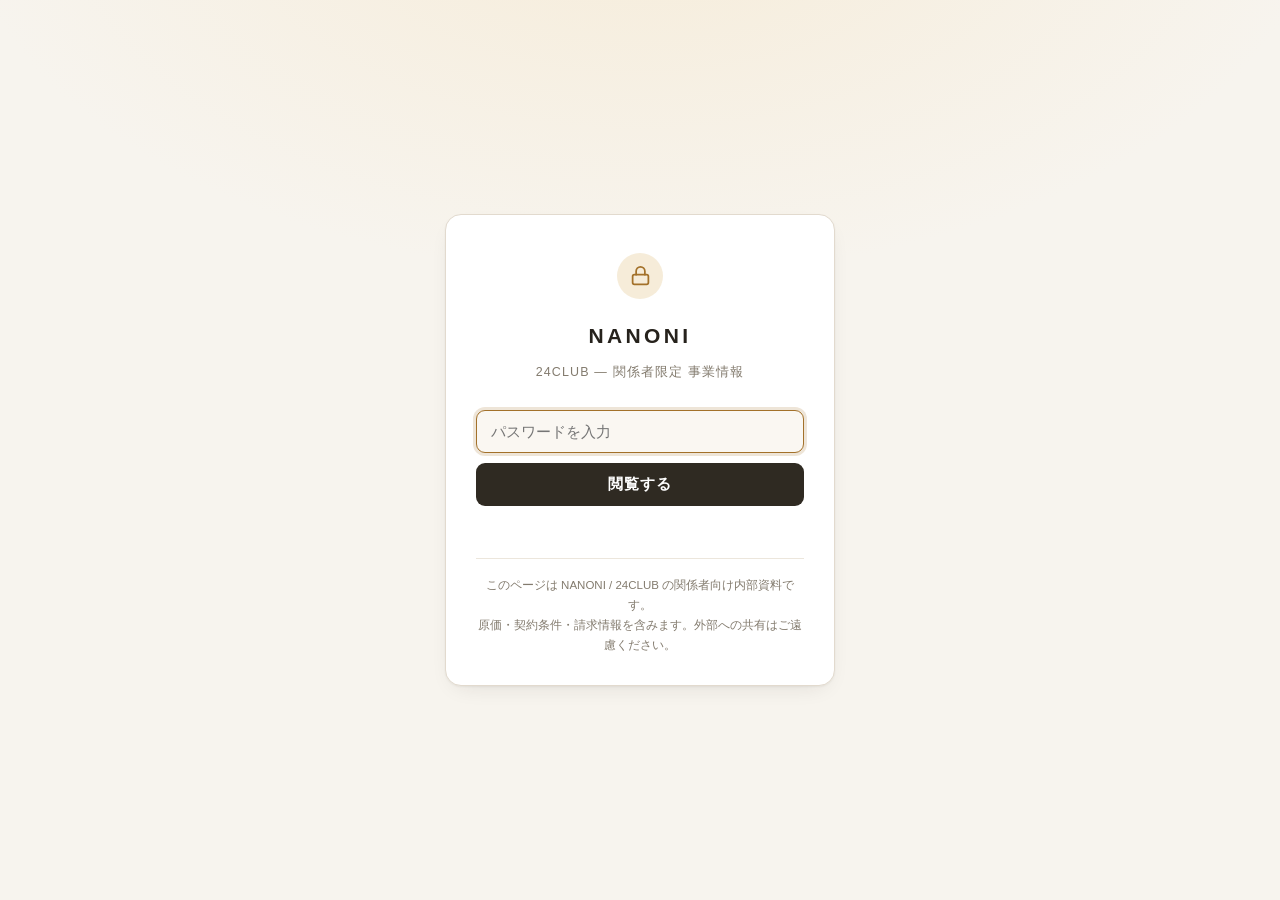
<file: index.html>
<!DOCTYPE html>
<html lang="ja" data-mode="full">
<head>
<meta charset="utf-8">
<meta name="viewport" content="width=device-width, initial-scale=1">
<meta name="robots" content="noindex, nofollow, noarchive, nosnippet">
<meta name="referrer" content="no-referrer">
<title>NANONI / 24CLUB — 関係者限定</title>

<!-- アイコンの指定は NANONI_home（同じ絵柄で綺麗に出ているサイト）と同じ並びにしてある。
     余計なものを足すと出方が変わるので、増やさないこと。
     画像はすべて、白い紙に重ねてアルファを捨てた PNG
     （透明を残すと iOS がそこを黒く塗りつぶす）。 -->
<link rel="icon" type="image/svg+xml" href="assets/favicon.svg">
<link rel="apple-touch-icon" href="assets/apple-touch-icon.png">
<link rel="manifest" href="site.webmanifest">
<meta name="apple-mobile-web-app-title" content="NANONI">
<meta name="theme-color" content="#ffffff" media="(prefers-color-scheme: light)">
<meta name="theme-color" content="#101010" media="(prefers-color-scheme: dark)">

<link rel="stylesheet" href="assets/style.css">
</head>
<body>

<!-- ====================== ロック画面 ====================== -->
<div id="gate">
  <div class="gate-card">
    <div class="gate-lock" aria-hidden="true">
      <svg viewBox="0 0 24 24" fill="none" stroke="currentColor" stroke-width="2"
           stroke-linecap="round" stroke-linejoin="round">
        <rect x="3" y="11" width="18" height="11" rx="2"></rect>
        <path d="M7 11V7a5 5 0 0 1 10 0v4"></path>
      </svg>
    </div>

    <p class="gate-brand">NANONI</p>
    <p class="gate-sub">24CLUB — 関係者限定 事業情報</p>

    <form id="gate-form" class="gate-form" autocomplete="off">
      <label class="visually-hidden" for="gate-input">パスワード</label>
      <input id="gate-input" type="password" placeholder="パスワードを入力"
             autocomplete="current-password" spellcheck="false" required>
      <button id="gate-btn" type="submit">閲覧する</button>
    </form>

    <p id="gate-msg" class="gate-msg" role="status" aria-live="polite"></p>

    <p class="gate-note">
      このページは NANONI / 24CLUB の関係者向け内部資料です。<br>
      原価・契約条件・請求情報を含みます。外部への共有はご遠慮ください。
    </p>
  </div>
</div>

<!-- ====================== 本体 ====================== -->
<div id="app" hidden>

  <header class="topbar">
    <button id="nav-toggle" type="button" aria-label="目次を開く">☰ 目次</button>
    <span class="topbar-brand">NANONI / 24CLUB</span>
  </header>

  <div class="scrim" id="scrim"></div>

  <div class="layout">
    <aside class="side" id="side">
      <div class="side-head">
        <p class="side-brand">NANONI</p>
        <span class="side-tag">関係者限定</span>
      </div>

      <div class="side-search">
        <input id="search" type="search" placeholder="キーワードで絞り込み（/）"
               spellcheck="false" autocomplete="off">
      </div>

      <nav aria-label="目次">
        <ul class="toc" id="toc"></ul>
      </nav>

      <div class="mode-switch">
        <a href="index.html" class="is-current" aria-current="page">通常版</a>
        <a href="simple.html">簡易版</a>
        <a href="schedule.html">スケジュール</a>
        <a href="lot2.html">第2ロット</a>
        <a href="chat.html">AIに質問</a>
      </div>

      <div class="side-foot">
        <button id="btn-print" type="button">印刷 / PDF</button>
        <button id="btn-lock" type="button">ロック</button>
      </div>
    </aside>

    <main class="main">
      <p class="filter-status" id="filter-status" role="status" aria-live="polite" hidden></p>
      <article class="doc" id="doc"></article>
    </main>
  </div>

  <button id="totop" type="button" aria-label="ページ上部へ戻る">
    <svg width="16" height="16" viewBox="0 0 24 24" fill="none" stroke="currentColor"
         stroke-width="2.5" stroke-linecap="round" stroke-linejoin="round">
      <path d="M18 15l-6-6-6 6"></path>
    </svg>
  </button>

</div>

<script src="payload.js"></script>
<script src="assets/app.js"></script>
</body>
</html>
</file>
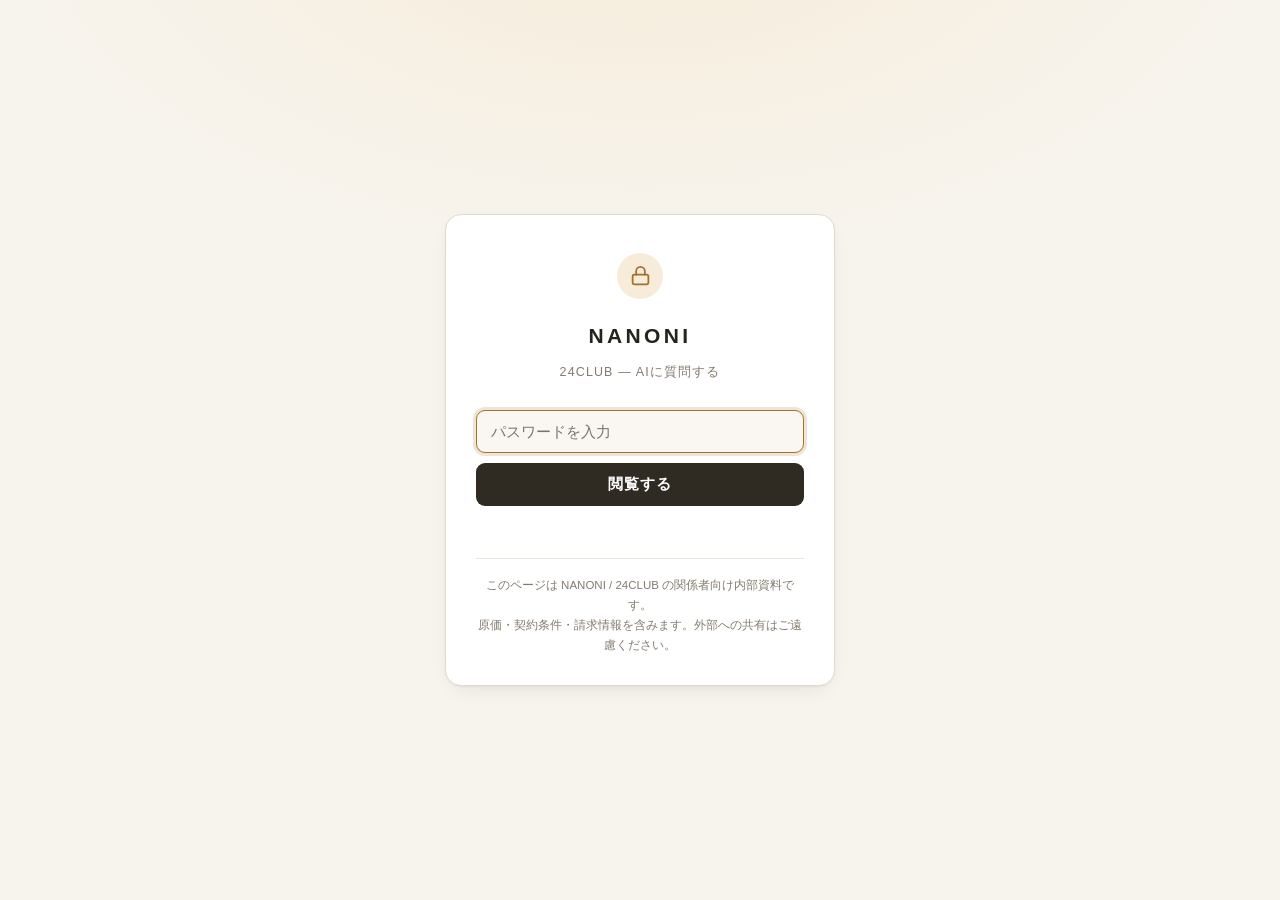
<file: chat.html>
<!DOCTYPE html>
<html lang="ja" data-mode="chat">
<head>
<meta charset="utf-8">
<meta name="viewport" content="width=device-width, initial-scale=1">
<meta name="robots" content="noindex, nofollow, noarchive, nosnippet">
<meta name="referrer" content="no-referrer">
<title>NANONI / 24CLUB — AIに質問する</title>

<!-- アイコンの指定は NANONI_home（同じ絵柄で綺麗に出ているサイト）と同じ並びにしてある。
     余計なものを足すと出方が変わるので、増やさないこと。
     画像はすべて、白い紙に重ねてアルファを捨てた PNG
     （透明を残すと iOS がそこを黒く塗りつぶす）。 -->
<link rel="icon" type="image/svg+xml" href="assets/favicon.svg">
<link rel="apple-touch-icon" href="assets/apple-touch-icon.png">
<link rel="manifest" href="site.webmanifest">
<meta name="apple-mobile-web-app-title" content="NANONI">
<meta name="theme-color" content="#ffffff" media="(prefers-color-scheme: light)">
<meta name="theme-color" content="#101010" media="(prefers-color-scheme: dark)">

<link rel="stylesheet" href="assets/style.css">
</head>
<body>

<!-- ====================== ロック画面 ====================== -->
<div id="gate">
  <div class="gate-card">
    <div class="gate-lock" aria-hidden="true">
      <svg viewBox="0 0 24 24" fill="none" stroke="currentColor" stroke-width="2"
           stroke-linecap="round" stroke-linejoin="round">
        <rect x="3" y="11" width="18" height="11" rx="2"></rect>
        <path d="M7 11V7a5 5 0 0 1 10 0v4"></path>
      </svg>
    </div>

    <p class="gate-brand">NANONI</p>
    <p class="gate-sub">24CLUB — AIに質問する</p>

    <form id="gate-form" class="gate-form" autocomplete="off">
      <label class="visually-hidden" for="gate-input">パスワード</label>
      <input id="gate-input" type="password" placeholder="パスワードを入力"
             autocomplete="current-password" spellcheck="false" required>
      <button id="gate-btn" type="submit">閲覧する</button>
    </form>

    <p id="gate-msg" class="gate-msg" role="status" aria-live="polite"></p>

    <p class="gate-note">
      このページは NANONI / 24CLUB の関係者向け内部資料です。<br>
      原価・契約条件・請求情報を含みます。外部への共有はご遠慮ください。
    </p>
  </div>
</div>

<!-- ====================== 本体 ====================== -->
<div id="app" hidden>

  <header class="topbar">
    <button id="nav-toggle" type="button" aria-label="目次を開く">☰ 目次</button>
    <span class="topbar-brand">NANONI / 24CLUB<span class="topbar-mode">AIに質問</span></span>
  </header>

  <div class="scrim" id="scrim"></div>

  <div class="layout">
    <aside class="side" id="side">
      <div class="side-head">
        <p class="side-brand">NANONI</p>
        <span class="side-tag">関係者限定</span> <span class="side-tag is-mode">AIに質問</span>
      </div>

      <nav aria-label="目次">
        <ul class="toc" id="toc"></ul>
      </nav>

      <div class="mode-switch">
        <a href="index.html">通常版</a>
        <a href="simple.html">簡易版</a>
        <a href="schedule.html">スケジュール</a>
        <a href="lot2.html">第2ロット</a>
        <a href="chat.html" class="is-current" aria-current="page">AIに質問</a>
      </div>

      <div class="side-foot">
        <button id="btn-print" type="button">印刷 / PDF</button>
        <button id="btn-lock" type="button">ロック</button>
      </div>
    </aside>

    <main class="main">
      <p class="filter-status" id="filter-status" role="status" aria-live="polite" hidden></p>
      <article class="doc" id="doc"></article>
    </main>
  </div>

  <button id="totop" type="button" aria-label="ページ上部へ戻る">
    <svg width="16" height="16" viewBox="0 0 24 24" fill="none" stroke="currentColor"
         stroke-width="2.5" stroke-linecap="round" stroke-linejoin="round">
      <path d="M18 15l-6-6-6 6"></path>
    </svg>
  </button>

</div>

<script src="payload.js"></script>
<script src="assets/app.js"></script>
</body>
</html>
</file>
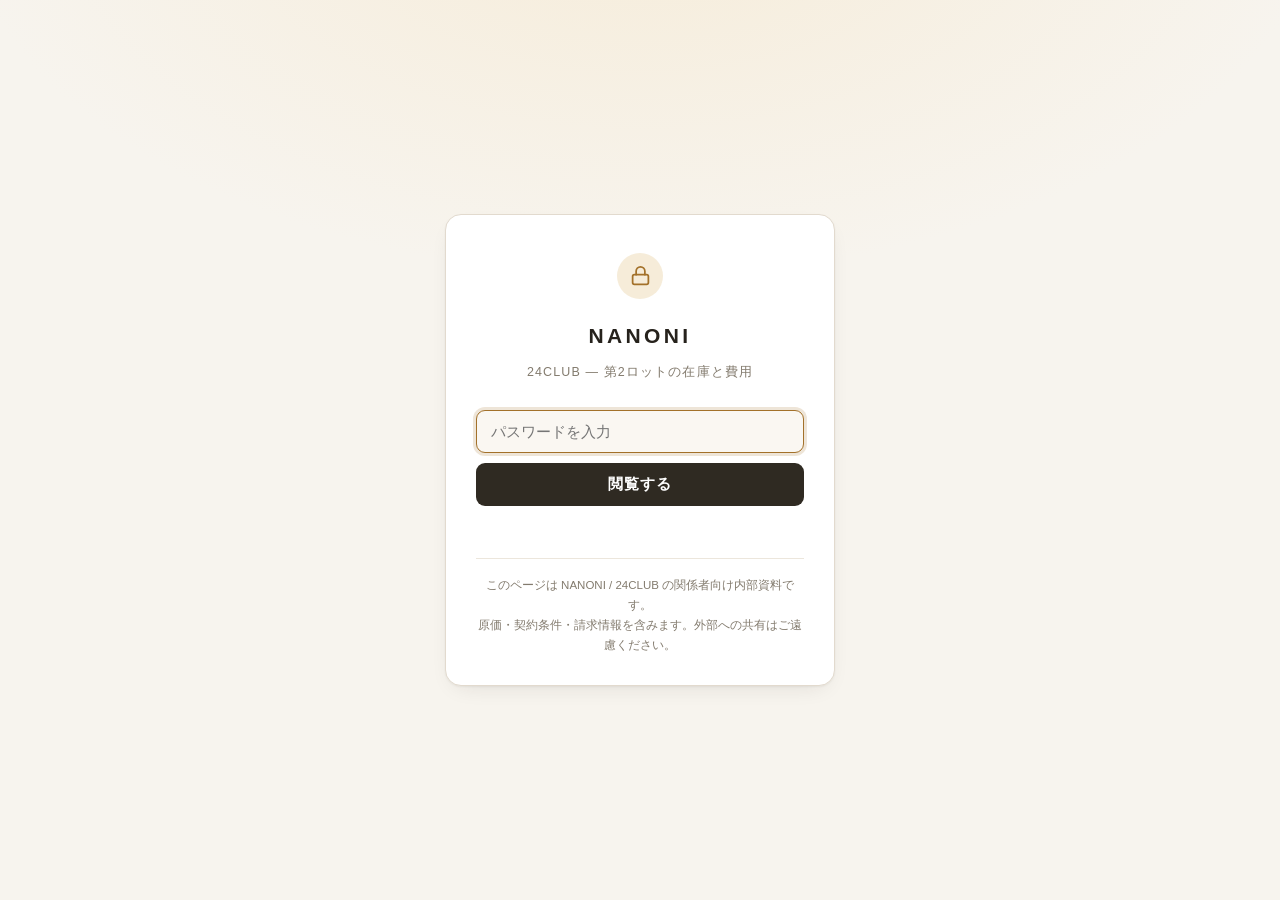
<file: lot2.html>
<!DOCTYPE html>
<html lang="ja" data-mode="lot2">
<head>
<meta charset="utf-8">
<meta name="viewport" content="width=device-width, initial-scale=1">
<meta name="robots" content="noindex, nofollow, noarchive, nosnippet">
<meta name="referrer" content="no-referrer">
<title>NANONI / 24CLUB — 第2ロットの在庫と費用</title>

<!-- アイコンの指定は NANONI_home（同じ絵柄で綺麗に出ているサイト）と同じ並びにしてある。
     余計なものを足すと出方が変わるので、増やさないこと。
     画像はすべて、白い紙に重ねてアルファを捨てた PNG
     （透明を残すと iOS がそこを黒く塗りつぶす）。 -->
<link rel="icon" type="image/svg+xml" href="assets/favicon.svg">
<link rel="apple-touch-icon" href="assets/apple-touch-icon.png">
<link rel="manifest" href="site.webmanifest">
<meta name="apple-mobile-web-app-title" content="NANONI">
<meta name="theme-color" content="#ffffff" media="(prefers-color-scheme: light)">
<meta name="theme-color" content="#101010" media="(prefers-color-scheme: dark)">

<link rel="stylesheet" href="assets/style.css">
</head>
<body>

<!-- ====================== ロック画面 ====================== -->
<div id="gate">
  <div class="gate-card">
    <div class="gate-lock" aria-hidden="true">
      <svg viewBox="0 0 24 24" fill="none" stroke="currentColor" stroke-width="2"
           stroke-linecap="round" stroke-linejoin="round">
        <rect x="3" y="11" width="18" height="11" rx="2"></rect>
        <path d="M7 11V7a5 5 0 0 1 10 0v4"></path>
      </svg>
    </div>

    <p class="gate-brand">NANONI</p>
    <p class="gate-sub">24CLUB — 第2ロットの在庫と費用</p>

    <form id="gate-form" class="gate-form" autocomplete="off">
      <label class="visually-hidden" for="gate-input">パスワード</label>
      <input id="gate-input" type="password" placeholder="パスワードを入力"
             autocomplete="current-password" spellcheck="false" required>
      <button id="gate-btn" type="submit">閲覧する</button>
    </form>

    <p id="gate-msg" class="gate-msg" role="status" aria-live="polite"></p>

    <p class="gate-note">
      このページは NANONI / 24CLUB の関係者向け内部資料です。<br>
      原価・契約条件・請求情報を含みます。外部への共有はご遠慮ください。
    </p>
  </div>
</div>

<!-- ====================== 本体 ====================== -->
<div id="app" hidden>

  <header class="topbar">
    <button id="nav-toggle" type="button" aria-label="目次を開く">☰ 目次</button>
    <span class="topbar-brand">NANONI / 24CLUB<span class="topbar-mode">第2ロット</span></span>
  </header>

  <div class="scrim" id="scrim"></div>

  <div class="layout">
    <aside class="side" id="side">
      <div class="side-head">
        <p class="side-brand">NANONI</p>
        <span class="side-tag">関係者限定</span> <span class="side-tag is-mode">第2ロット</span>
      </div>

      <nav aria-label="目次">
        <ul class="toc" id="toc"></ul>
      </nav>

      <div class="mode-switch">
        <a href="index.html">通常版</a>
        <a href="simple.html">簡易版</a>
        <a href="schedule.html">スケジュール</a>
        <a href="lot2.html" class="is-current" aria-current="page">第2ロット</a>
        <a href="chat.html">AIに質問</a>
      </div>

      <div class="side-foot">
        <button id="btn-print" type="button">印刷 / PDF</button>
        <button id="btn-lock" type="button">ロック</button>
      </div>
    </aside>

    <main class="main">
      <p class="filter-status" id="filter-status" role="status" aria-live="polite" hidden></p>
      <article class="doc" id="doc"></article>
    </main>
  </div>

  <button id="totop" type="button" aria-label="ページ上部へ戻る">
    <svg width="16" height="16" viewBox="0 0 24 24" fill="none" stroke="currentColor"
         stroke-width="2.5" stroke-linecap="round" stroke-linejoin="round">
      <path d="M18 15l-6-6-6 6"></path>
    </svg>
  </button>

</div>

<script src="payload.js"></script>
<script src="assets/app.js"></script>
</body>
</html>
</file>
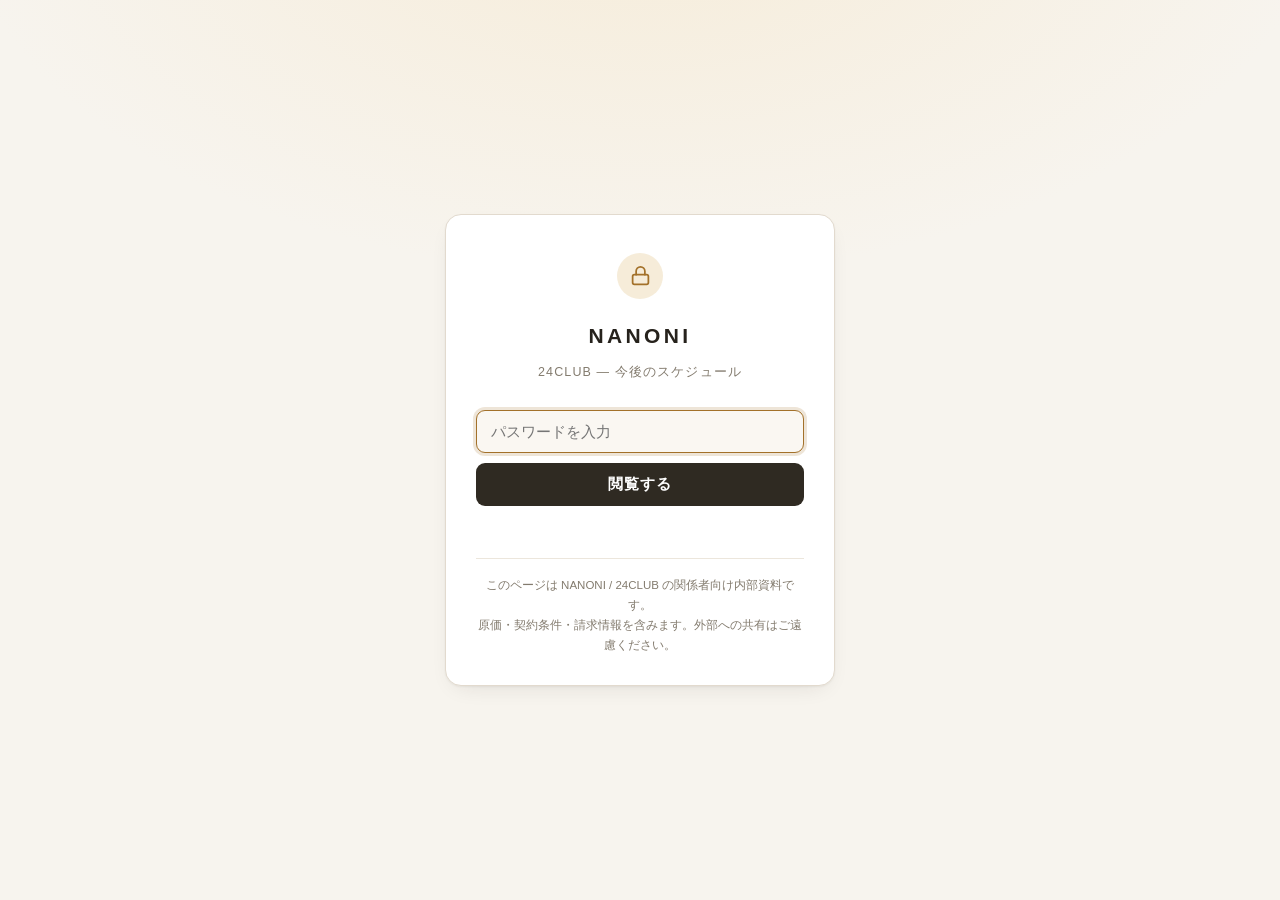
<file: schedule.html>
<!DOCTYPE html>
<html lang="ja" data-mode="schedule">
<head>
<meta charset="utf-8">
<meta name="viewport" content="width=device-width, initial-scale=1">
<meta name="robots" content="noindex, nofollow, noarchive, nosnippet">
<meta name="referrer" content="no-referrer">
<title>NANONI / 24CLUB — 今後のスケジュール</title>

<!-- アイコンの指定は NANONI_home（同じ絵柄で綺麗に出ているサイト）と同じ並びにしてある。
     余計なものを足すと出方が変わるので、増やさないこと。
     画像はすべて、白い紙に重ねてアルファを捨てた PNG
     （透明を残すと iOS がそこを黒く塗りつぶす）。 -->
<link rel="icon" type="image/svg+xml" href="assets/favicon.svg">
<link rel="apple-touch-icon" href="assets/apple-touch-icon.png">
<link rel="manifest" href="site.webmanifest">
<meta name="apple-mobile-web-app-title" content="NANONI">
<meta name="theme-color" content="#ffffff" media="(prefers-color-scheme: light)">
<meta name="theme-color" content="#101010" media="(prefers-color-scheme: dark)">

<link rel="stylesheet" href="assets/style.css">
</head>
<body>

<!-- ====================== ロック画面 ====================== -->
<div id="gate">
  <div class="gate-card">
    <div class="gate-lock" aria-hidden="true">
      <svg viewBox="0 0 24 24" fill="none" stroke="currentColor" stroke-width="2"
           stroke-linecap="round" stroke-linejoin="round">
        <rect x="3" y="11" width="18" height="11" rx="2"></rect>
        <path d="M7 11V7a5 5 0 0 1 10 0v4"></path>
      </svg>
    </div>

    <p class="gate-brand">NANONI</p>
    <p class="gate-sub">24CLUB — 今後のスケジュール</p>

    <form id="gate-form" class="gate-form" autocomplete="off">
      <label class="visually-hidden" for="gate-input">パスワード</label>
      <input id="gate-input" type="password" placeholder="パスワードを入力"
             autocomplete="current-password" spellcheck="false" required>
      <button id="gate-btn" type="submit">閲覧する</button>
    </form>

    <p id="gate-msg" class="gate-msg" role="status" aria-live="polite"></p>

    <p class="gate-note">
      このページは NANONI / 24CLUB の関係者向け内部資料です。<br>
      原価・契約条件・請求情報を含みます。外部への共有はご遠慮ください。
    </p>
  </div>
</div>

<!-- ====================== 本体 ====================== -->
<div id="app" hidden>

  <header class="topbar">
    <button id="nav-toggle" type="button" aria-label="目次を開く">☰ 目次</button>
    <span class="topbar-brand">NANONI / 24CLUB<span class="topbar-mode">スケジュール</span></span>
  </header>

  <div class="scrim" id="scrim"></div>

  <div class="layout">
    <aside class="side" id="side">
      <div class="side-head">
        <p class="side-brand">NANONI</p>
        <span class="side-tag">関係者限定</span> <span class="side-tag is-mode">スケジュール</span>
      </div>

      <nav aria-label="目次">
        <ul class="toc" id="toc"></ul>
      </nav>

      <div class="mode-switch">
        <a href="index.html">通常版</a>
        <a href="simple.html">簡易版</a>
        <a href="schedule.html" class="is-current" aria-current="page">スケジュール</a>
        <a href="lot2.html">第2ロット</a>
        <a href="chat.html">AIに質問</a>
      </div>

      <div class="side-foot">
        <button id="btn-print" type="button">印刷 / PDF</button>
        <button id="btn-lock" type="button">ロック</button>
      </div>
    </aside>

    <main class="main">
      <p class="filter-status" id="filter-status" role="status" aria-live="polite" hidden></p>
      <article class="doc" id="doc"></article>
    </main>
  </div>

  <button id="totop" type="button" aria-label="ページ上部へ戻る">
    <svg width="16" height="16" viewBox="0 0 24 24" fill="none" stroke="currentColor"
         stroke-width="2.5" stroke-linecap="round" stroke-linejoin="round">
      <path d="M18 15l-6-6-6 6"></path>
    </svg>
  </button>

</div>

<script src="payload.js"></script>
<script src="assets/app.js"></script>
</body>
</html>
</file>
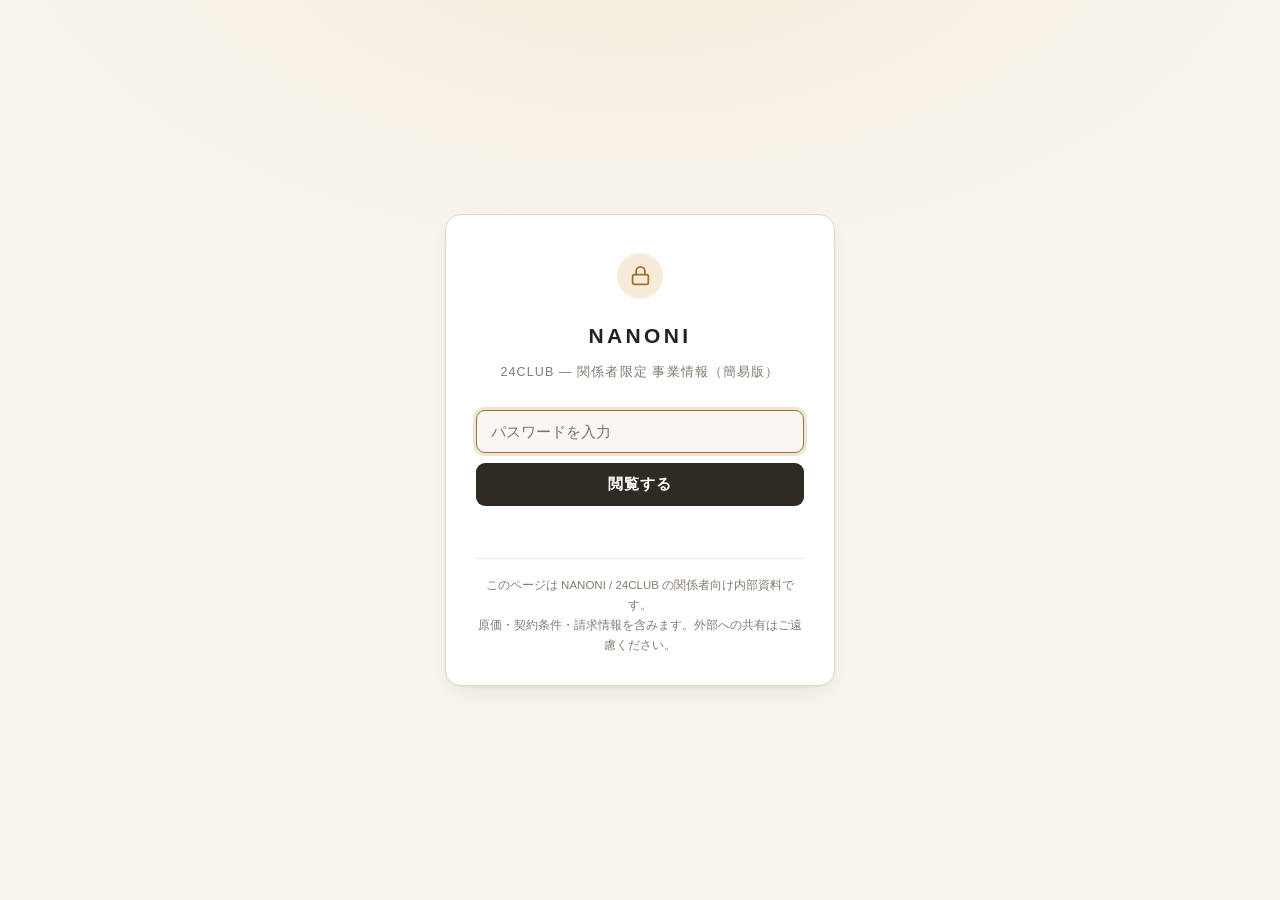
<file: simple.html>
<!DOCTYPE html>
<html lang="ja" data-mode="simple">
<head>
<meta charset="utf-8">
<meta name="viewport" content="width=device-width, initial-scale=1">
<meta name="robots" content="noindex, nofollow, noarchive, nosnippet">
<meta name="referrer" content="no-referrer">
<title>NANONI / 24CLUB — 関係者限定（簡易版）</title>

<!-- アイコンの指定は NANONI_home（同じ絵柄で綺麗に出ているサイト）と同じ並びにしてある。
     余計なものを足すと出方が変わるので、増やさないこと。
     画像はすべて、白い紙に重ねてアルファを捨てた PNG
     （透明を残すと iOS がそこを黒く塗りつぶす）。 -->
<link rel="icon" type="image/svg+xml" href="assets/favicon.svg">
<link rel="apple-touch-icon" href="assets/apple-touch-icon.png">
<link rel="manifest" href="site.webmanifest">
<meta name="apple-mobile-web-app-title" content="NANONI">
<meta name="theme-color" content="#ffffff" media="(prefers-color-scheme: light)">
<meta name="theme-color" content="#101010" media="(prefers-color-scheme: dark)">

<link rel="stylesheet" href="assets/style.css">
</head>
<body>

<!-- ====================== ロック画面 ====================== -->
<div id="gate">
  <div class="gate-card">
    <div class="gate-lock" aria-hidden="true">
      <svg viewBox="0 0 24 24" fill="none" stroke="currentColor" stroke-width="2"
           stroke-linecap="round" stroke-linejoin="round">
        <rect x="3" y="11" width="18" height="11" rx="2"></rect>
        <path d="M7 11V7a5 5 0 0 1 10 0v4"></path>
      </svg>
    </div>

    <p class="gate-brand">NANONI</p>
    <p class="gate-sub">24CLUB — 関係者限定 事業情報（簡易版）</p>

    <form id="gate-form" class="gate-form" autocomplete="off">
      <label class="visually-hidden" for="gate-input">パスワード</label>
      <input id="gate-input" type="password" placeholder="パスワードを入力"
             autocomplete="current-password" spellcheck="false" required>
      <button id="gate-btn" type="submit">閲覧する</button>
    </form>

    <p id="gate-msg" class="gate-msg" role="status" aria-live="polite"></p>

    <p class="gate-note">
      このページは NANONI / 24CLUB の関係者向け内部資料です。<br>
      原価・契約条件・請求情報を含みます。外部への共有はご遠慮ください。
    </p>
  </div>
</div>

<!-- ====================== 本体 ====================== -->
<div id="app" hidden>

  <header class="topbar">
    <button id="nav-toggle" type="button" aria-label="目次を開く">☰ 目次</button>
    <span class="topbar-brand">NANONI / 24CLUB<span class="topbar-mode">簡易版</span></span>
  </header>

  <div class="scrim" id="scrim"></div>

  <div class="layout">
    <aside class="side" id="side">
      <div class="side-head">
        <p class="side-brand">NANONI</p>
        <span class="side-tag">関係者限定</span> <span class="side-tag is-mode">簡易版</span>
      </div>

      <nav aria-label="目次">
        <ul class="toc" id="toc"></ul>
      </nav>

      <div class="mode-switch">
        <a href="index.html">通常版</a>
        <a href="simple.html" class="is-current" aria-current="page">簡易版</a>
        <a href="schedule.html">スケジュール</a>
        <a href="lot2.html">第2ロット</a>
        <a href="chat.html">AIに質問</a>
      </div>

      <div class="side-foot">
        <button id="btn-print" type="button">印刷 / PDF</button>
        <button id="btn-lock" type="button">ロック</button>
      </div>
    </aside>

    <main class="main">
      <p class="filter-status" id="filter-status" role="status" aria-live="polite" hidden></p>
      <article class="doc" id="doc"></article>
    </main>
  </div>

  <button id="totop" type="button" aria-label="ページ上部へ戻る">
    <svg width="16" height="16" viewBox="0 0 24 24" fill="none" stroke="currentColor"
         stroke-width="2.5" stroke-linecap="round" stroke-linejoin="round">
      <path d="M18 15l-6-6-6 6"></path>
    </svg>
  </button>

</div>

<script src="payload.js"></script>
<script src="assets/app.js"></script>
</body>
</html>
</file>
<file: assets/style.css>
/* ==========================================================================
   NANONI / 24CLUB — 関係者限定 事業情報サイト
   ========================================================================== */

:root {
  --bg:        #f7f4ee;
  --bg-tint:   #efe9df;
  --surface:   #ffffff;
  --surface-2: #faf7f2;
  --line:      #e2dace;
  --line-soft: #ece6dc;
  --ink:       #26221c;
  --ink-2:     #554f45;
  --muted:     #837b6e;
  --accent:    #a3712a;
  --accent-bg: #f6ecd9;
  --green:     #4f7a4a;
  --green-bg:  #e8f1e5;
  --red:       #a8442f;
  --red-bg:    #f8e8e3;
  --amber:     #8a6410;
  --amber-bg:  #f9eecf;
  --blue:      #3f6480;
  --blue-bg:   #e6eef4;
  --shadow:    0 1px 2px rgba(38, 34, 28, .05), 0 8px 24px -12px rgba(38, 34, 28, .16);
  --radius:    12px;
  --sans: "Helvetica Neue", Arial, "Hiragino Kaku Gothic ProN", "Hiragino Sans",
          "Yu Gothic UI", "Yu Gothic", Meiryo, sans-serif;
  --mono: ui-monospace, SFMono-Regular, Menlo, Consolas, monospace;
}

@media (prefers-color-scheme: dark) {
  :root {
    --bg:        #16150f;
    --bg-tint:   #1d1c15;
    --surface:   #1e1d17;
    --surface-2: #24231c;
    --line:      #35332a;
    --line-soft: #2b2a22;
    --ink:       #ece7dc;
    --ink-2:     #c3bcaf;
    --muted:     #948c7e;
    --accent:    #d9a961;
    --accent-bg: #322817;
    --green:     #8fbd85;
    --green-bg:  #1f2a1d;
    --red:       #e19a85;
    --red-bg:    #331f19;
    --amber:     #dcb964;
    --amber-bg:  #302716;
    --blue:      #93b9d4;
    --blue-bg:   #1b2530;
    --shadow:    0 1px 2px rgba(0, 0, 0, .3), 0 10px 30px -14px rgba(0, 0, 0, .6);
  }
}

* { box-sizing: border-box; }

/* 閉じている折りたたみの中身は出さない。
   中の要素に display を指定すると（.share-field の grid、.prog-io-btns の flex など）
   ブラウザ既定の「閉じているあいだは隠す」が効かなくなり、
   下にある表や図の上に文字が重なって出てしまう。 */
details:not([open]) > *:not(summary) { display: none; }

html { -webkit-text-size-adjust: 100%; scroll-behavior: smooth; }

body {
  margin: 0;
  background: var(--bg);
  color: var(--ink);
  font-family: var(--sans);
  font-size: 15.5px;
  line-height: 1.85;
  font-feature-settings: "palt" 1;
  overflow-wrap: break-word;
}

a { color: var(--accent); text-decoration: none; border-bottom: 1px solid color-mix(in srgb, var(--accent) 35%, transparent); }
a:hover { border-bottom-color: var(--accent); }

/* 専門用語のうしろに添える、やさしい言い換え */
.gloss {
  font-size: .8em;
  font-weight: 400;
  color: var(--muted);
  margin-left: .25em;
  white-space: nowrap;
}
.viz-title .gloss { display: inline; }
/* KPIカードでは注釈を改行して置く。行内だと「（粗／利）」のように
   カッコの途中で折り返してしまうため。 */
.kpi-label .gloss { display: block; margin-left: 0; }

.mono { font-family: var(--mono); font-size: .92em; }
.sub  { color: var(--muted); font-size: .86em; line-height: 1.6; }
.strike { text-decoration: line-through; color: var(--muted); }

/* ==========================================================================
   ロック画面
   ========================================================================== */

#gate {
  position: fixed;
  inset: 0;
  z-index: 100;
  display: grid;
  place-items: center;
  padding: 24px;
  background:
    radial-gradient(1100px 620px at 50% -12%, var(--accent-bg), transparent 62%),
    var(--bg);
}

#gate[hidden] { display: none; }

.gate-card {
  width: 100%;
  max-width: 390px;
  background: var(--surface);
  border: 1px solid var(--line);
  border-radius: 16px;
  box-shadow: var(--shadow);
  padding: 38px 30px 30px;
  text-align: center;
}

.gate-lock {
  width: 46px; height: 46px;
  margin: 0 auto 18px;
  display: grid; place-items: center;
  border-radius: 50%;
  background: var(--accent-bg);
  color: var(--accent);
}
.gate-lock svg { width: 21px; height: 21px; }

.gate-brand {
  margin: 0;
  font-size: 21px;
  font-weight: 700;
  letter-spacing: .16em;
}

.gate-sub {
  margin: 6px 0 26px;
  font-size: 12.5px;
  letter-spacing: .09em;
  color: var(--muted);
}

.visually-hidden {
  position: absolute;
  width: 1px; height: 1px;
  margin: -1px; padding: 0;
  overflow: hidden;
  clip-path: inset(50%);
  white-space: nowrap;
}

.gate-form { display: grid; gap: 10px; }

.gate-form input {
  width: 100%;
  padding: 12px 14px;
  font-size: 15px;
  font-family: var(--sans);
  color: var(--ink);
  background: var(--surface-2);
  border: 1px solid var(--line);
  border-radius: 9px;
  outline: none;
  transition: border-color .15s, box-shadow .15s;
}
.gate-form input:focus {
  border-color: var(--accent);
  box-shadow: 0 0 0 3px color-mix(in srgb, var(--accent) 18%, transparent);
}

.gate-form button {
  padding: 12px 14px;
  font-size: 15px;
  font-family: var(--sans);
  font-weight: 700;
  letter-spacing: .06em;
  color: #fff;
  background: #2f2a22;
  border: 0;
  border-radius: 9px;
  cursor: pointer;
  transition: opacity .15s, transform .05s;
}
@media (prefers-color-scheme: dark) {
  .gate-form button { color: #1a190f; background: var(--accent); }
}
.gate-form button:hover:not(:disabled) { opacity: .88; }
.gate-form button:active:not(:disabled) { transform: translateY(1px); }
.gate-form button:disabled { opacity: .55; cursor: progress; }

.gate-msg {
  min-height: 1.5em;
  margin: 12px 0 0;
  font-size: 13px;
  color: var(--red);
}

.gate-note {
  margin: 20px 0 0;
  padding-top: 16px;
  border-top: 1px solid var(--line-soft);
  font-size: 11.5px;
  line-height: 1.75;
  color: var(--muted);
}

.shake { animation: shake .38s; }
@keyframes shake {
  10%, 90% { transform: translateX(-2px); }
  20%, 80% { transform: translateX(4px); }
  30%, 50%, 70% { transform: translateX(-7px); }
  40%, 60% { transform: translateX(7px); }
}

@media (prefers-reduced-motion: reduce) {
  html { scroll-behavior: auto; }
  .shake { animation: none; }
}

/* ==========================================================================
   レイアウト
   ========================================================================== */

#app[hidden] { display: none; }

.layout {
  display: grid;
  grid-template-columns: 274px minmax(0, 1fr);
  max-width: 1280px;
  margin: 0 auto;
}

/* --- サイドバー / 目次 --- */

.side {
  position: sticky;
  top: 0;
  align-self: start;
  height: 100vh;
  display: flex;
  flex-direction: column;
  padding: 26px 16px 18px 22px;
  border-right: 1px solid var(--line);
  background: var(--bg-tint);
}

.side-head { padding: 0 8px; }

.side-brand {
  margin: 0;
  font-size: 15px;
  font-weight: 700;
  letter-spacing: .17em;
}

.side-tag {
  display: inline-block;
  margin-top: 7px;
  padding: 2px 8px;
  border-radius: 999px;
  background: var(--red-bg);
  color: var(--red);
  font-size: 10.5px;
  font-weight: 700;
  letter-spacing: .07em;
}

.side-search { position: relative; margin: 18px 4px 6px; }

.side-search input {
  width: 100%;
  padding: 8px 11px;
  font-size: 13px;
  font-family: var(--sans);
  color: var(--ink);
  background: var(--surface);
  border: 1px solid var(--line);
  border-radius: 8px;
  outline: none;
}
.side-search input:focus { border-color: var(--accent); }

/* 目次を包む nav が伸縮するスクロール領域。
   これがないと nav が中身の高さまで伸び、下の .side-foot が画面外に押し出される。 */
.side nav {
  flex: 1;
  min-height: 0;
  overflow-y: auto;
  scrollbar-width: thin;
}

.toc {
  margin: 8px 0 0;
  padding: 0 0 12px;
  list-style: none;
}

.toc li { margin: 0; }

.toc a {
  display: block;
  padding: 6px 10px;
  border-radius: 7px;
  border-bottom: 0;
  color: var(--ink-2);
  font-size: 13.5px;
  line-height: 1.5;
  transition: background .13s, color .13s;
}
.toc a:hover { background: color-mix(in srgb, var(--accent) 10%, transparent); color: var(--ink); }

.toc a.is-active {
  background: var(--surface);
  color: var(--accent);
  font-weight: 700;
  box-shadow: inset 2px 0 0 var(--accent);
}

.toc .lvl-3 a {
  padding-left: 22px;
  font-size: 12.5px;
  color: var(--muted);
}
.toc .is-hidden { display: none; }

.toc-empty {
  padding: 8px 10px;
  font-size: 12.5px;
  color: var(--muted);
}

/* --- ページの切り替え --- */

/* 「スケジュール」「第2ロット」は横に並べると入らないので縦積み */
.mode-switch {
  display: grid;
  grid-template-columns: 1fr;
  gap: 2px;
  margin-top: 12px;
  padding: 3px;
  border: 1px solid var(--line);
  border-radius: 9px;
  background: var(--surface);
}

.mode-switch a {
  padding: 5px 4px;
  border-radius: 6px;
  border-bottom: 0;
  text-align: center;
  font-size: 12px;
  color: var(--ink-2);
  transition: background .13s, color .13s;
}
.mode-switch a:hover { background: var(--accent-bg); color: var(--accent); }

.mode-switch a.is-current {
  background: #2f2a22;
  color: #fff;
  font-weight: 700;
}
@media (prefers-color-scheme: dark) {
  .mode-switch a.is-current { background: var(--accent); color: #1a190f; }
}

.mode-switch a.is-current:hover { background: #2f2a22; color: #fff; }
@media (prefers-color-scheme: dark) {
  .mode-switch a.is-current:hover { background: var(--accent); color: #1a190f; }
}

.side-foot {
  display: flex;
  gap: 8px;
  padding-top: 12px;
  border-top: 1px solid var(--line);
}

.side-foot button {
  flex: 1;
  padding: 7px 6px;
  font-size: 11.5px;
  font-family: var(--sans);
  color: var(--ink-2);
  background: var(--surface);
  border: 1px solid var(--line);
  border-radius: 7px;
  cursor: pointer;
  transition: background .13s, color .13s;
}
.side-foot button:hover { background: var(--accent-bg); color: var(--accent); }

/* --- 本文 --- */

.main {
  min-width: 0;
  padding: 46px 48px 96px;
}

.doc { max-width: 820px; }

/* モバイル用ヘッダ */

.topbar {
  display: none;
  position: sticky;
  top: 0;
  z-index: 40;
  align-items: center;
  gap: 12px;
  padding: 10px 16px;
  background: color-mix(in srgb, var(--bg) 92%, transparent);
  backdrop-filter: blur(10px);
  border-bottom: 1px solid var(--line);
}

.topbar-brand { font-size: 13.5px; font-weight: 700; letter-spacing: .14em; }

.topbar-mode {
  margin-left: 8px;
  padding: 2px 8px;
  border-radius: 999px;
  background: var(--accent-bg);
  color: var(--accent);
  font-size: 10.5px;
  letter-spacing: .06em;
}

.side-tag.is-mode { background: var(--accent-bg); color: var(--accent); }

.topbar button {
  padding: 7px 12px;
  font-size: 12.5px;
  font-family: var(--sans);
  color: var(--ink);
  background: var(--surface);
  border: 1px solid var(--line);
  border-radius: 8px;
  cursor: pointer;
}

/* ==========================================================================
   文書パーツ
   ========================================================================== */

.doc-head { margin-bottom: 34px; }

.eyebrow {
  margin: 0 0 12px;
  font-size: 11px;
  font-weight: 700;
  letter-spacing: .2em;
  color: var(--red);
}

.doc-head h1 {
  margin: 0;
  font-size: clamp(27px, 4.6vw, 38px);
  line-height: 1.35;
  letter-spacing: .06em;
  font-weight: 700;
}

.doc-head-sub {
  font-size: .52em;
  letter-spacing: .16em;
  color: var(--muted);
  font-weight: 700;
}

.lede {
  margin: 18px 0 0;
  max-width: 62ch;
  color: var(--ink-2);
}

.meta-strip {
  display: grid;
  grid-template-columns: repeat(auto-fit, minmax(150px, 1fr));
  gap: 1px;
  margin: 26px 0 0;
  padding: 0;
  background: var(--line);
  border: 1px solid var(--line);
  border-radius: var(--radius);
  overflow: hidden;
}
.meta-strip > div { padding: 12px 15px; background: var(--surface); }
.meta-strip dt { font-size: 10.5px; letter-spacing: .1em; color: var(--muted); }
.meta-strip dd { margin: 3px 0 0; font-size: 13.5px; font-weight: 700; line-height: 1.5; }

/* --- 見出し --- */

section { margin: 0 0 56px; scroll-margin-top: 26px; }

h2 {
  margin: 0 0 6px;
  padding-bottom: 11px;
  border-bottom: 2px solid var(--ink);
  font-size: 20.5px;
  letter-spacing: .05em;
  font-weight: 700;
}

/* --- 章の開け閉め --- */

/* 見出しそのものを押せるようにする。h2 の見た目は変えない */
.sec-toggle {
  display: flex;
  align-items: center;
  gap: 10px;
  width: 100%;
  margin: 0;
  padding: 0;
  font: inherit;
  letter-spacing: inherit;
  color: inherit;
  text-align: left;
  background: none;
  border: 0;
  cursor: pointer;
}
.sec-toggle:hover { color: var(--accent); }
.sec-toggle:focus-visible { outline: 2px solid var(--accent); outline-offset: 3px; }

/* 開いている＝下向き、閉じている＝右向き */
.sec-caret {
  flex: none;
  width: 9px; height: 9px;
  margin-left: auto;
  border-right: 2px solid currentColor;
  border-bottom: 2px solid currentColor;
  transform: rotate(45deg) translate(-2px, -2px);
  opacity: .5;
}
.is-folded .sec-caret { transform: rotate(-45deg) translate(-2px, -2px); }

.is-folded > .sec-body { display: none; }
.is-folded { margin-bottom: 18px; }        /* 閉じた章どうしは詰めて並べる */
.is-folded > h2 { margin-bottom: 0; }

/* 小見出し（h3）ごとの畳み。スケジュールのページだけ使う */
h3.is-foldable { display: flex; align-items: center; }
h3.is-foldable .sec-toggle { flex: 1; min-width: 0; }
h3.is-foldable .sec-caret { width: 8px; height: 8px; }

.fold-sub.is-folded > .fold-sub-body { display: none; }
.fold-sub.is-folded > h3 { margin-bottom: 0; }

.fold-all { display: flex; justify-content: flex-end; margin: 0 0 18px; }
.fold-all button {
  padding: 7px 15px;
  font-family: var(--sans);
  font-size: 12.5px;
  color: var(--ink-2);
  background: var(--surface);
  border: 1px solid var(--line);
  border-radius: 999px;
  cursor: pointer;
}
.fold-all button:hover { color: var(--accent); border-color: var(--accent); }

/* 印刷のときは閉じていても全部出す（紙は畳めない） */
@media print {
  .fold-all, .sec-caret { display: none; }
  .is-folded > .sec-body, .fold-sub.is-folded > .fold-sub-body { display: block; }
}

h3 {
  margin: 34px 0 12px;
  font-size: 15.5px;
  letter-spacing: .04em;
  font-weight: 700;
  color: var(--ink);
  scroll-margin-top: 26px;
}
h3::before {
  content: "";
  display: inline-block;
  width: 3px; height: 1em;
  margin-right: 9px;
  vertical-align: -.18em;
  border-radius: 2px;
  background: var(--accent);
}

.sec-note {
  margin: 14px 0 20px;
  max-width: 64ch;
  font-size: 14px;
  color: var(--ink-2);
}

/* --- テーブル --- */

.tbl {
  width: 100%;
  margin: 0 0 8px;
  border-collapse: collapse;
  background: var(--surface);
  border: 1px solid var(--line);
  border-radius: var(--radius);
  overflow: hidden;
  font-size: 14px;
}

.tbl thead th {
  padding: 10px 15px;
  background: var(--surface-2);
  border-bottom: 1px solid var(--line);
  text-align: left;
  font-size: 12px;
  letter-spacing: .08em;
  color: var(--muted);
  font-weight: 700;
  white-space: nowrap;
}

.tbl tbody th,
.tbl tbody td {
  padding: 11px 15px;
  border-bottom: 1px solid var(--line-soft);
  vertical-align: top;
  line-height: 1.72;
}

.tbl tbody th { text-align: left; font-weight: 700; background: var(--surface-2); }
.tbl tbody tr:last-child > * { border-bottom: 0; }
.tbl tbody tr:first-child > td:first-child,
.tbl thead tr:first-child > th:first-child { border-top-left-radius: var(--radius); }

.tbl tbody td:first-child { font-weight: 700; }
.tbl.tbl-todo tbody td:first-child { font-weight: 400; }
.tbl.tbl-todo tbody td:nth-child(2) { font-weight: 400; }

.tbl .num { text-align: left; font-family: var(--mono); font-weight: 700; white-space: nowrap; }

.tbl .tr-total > * { background: var(--accent-bg); border-bottom: 0; }
.tbl .tr-void > * { background: color-mix(in srgb, var(--muted) 8%, transparent); color: var(--muted); }

.tbl-compact { font-size: 13.5px; }

/* position: relative がないと、中の .visually-hidden（position: absolute）が
   はみ出した位置のままページ全体に効いて、横スクロールが出てしまう */
.table-scroll { position: relative; overflow-x: auto; -webkit-overflow-scrolling: touch; }

/* --- タグ --- */

.tag {
  display: inline-block;
  padding: 1px 8px;
  border-radius: 999px;
  font-size: 11px;
  font-weight: 700;
  letter-spacing: .04em;
  white-space: nowrap;
  vertical-align: .08em;
}
.tag-tbd  { background: var(--amber-bg); color: var(--amber); }
.tag-err  { background: var(--red-bg);   color: var(--red); }
.tag-todo { background: var(--blue-bg);  color: var(--blue); }
.tag-lic  { background: var(--accent-bg);color: var(--accent); }
.tag-void { background: color-mix(in srgb, var(--muted) 16%, transparent); color: var(--muted); }

/* --- コールアウト --- */

.callout {
  margin: 20px 0;
  padding: 15px 18px;
  border: 1px solid var(--line);
  border-left: 3px solid var(--muted);
  border-radius: 10px;
  background: var(--surface);
  font-size: 14px;
}
.callout p { margin: 0; }
.callout p + p, .callout p + table { margin-top: 8px; }
.callout-title { font-weight: 700; letter-spacing: .03em; }
.callout-foot { margin-top: 10px; font-size: 13px; color: var(--ink-2); }

.callout-warn { border-left-color: var(--amber); background: color-mix(in srgb, var(--amber-bg) 55%, var(--surface)); }
.callout-warn .callout-title { color: var(--amber); }
.callout-err  { border-left-color: var(--red);   background: color-mix(in srgb, var(--red-bg) 45%, var(--surface)); }
.callout-err .callout-title { color: var(--red); }
.callout-note { border-left-color: var(--blue);  background: color-mix(in srgb, var(--blue-bg) 45%, var(--surface)); }
.callout-note .callout-title { color: var(--blue); }

#rule-banner { margin: 0 0 42px; }

/* --- KPI --- */

.kpi-grid {
  display: grid;
  grid-template-columns: repeat(auto-fit, minmax(178px, 1fr));
  gap: 12px;
  margin: 20px 0 0;
}

.kpi {
  padding: 15px 16px;
  background: var(--surface);
  border: 1px solid var(--line);
  border-radius: var(--radius);
  box-shadow: var(--shadow);
}
.kpi-label { margin: 0; font-size: 11px; letter-spacing: .08em; color: var(--muted); }
.kpi-value {
  margin: 7px 0 0;
  font-size: 25px;
  font-weight: 700;
  line-height: 1.2;
  letter-spacing: .01em;
  font-variant-numeric: tabular-nums;
  color: var(--accent);
}
.kpi-unit { margin-left: 2px; font-size: .46em; letter-spacing: .04em; color: var(--ink-2); }
.kpi-foot { margin: 6px 0 0; font-size: 11.5px; line-height: 1.55; color: var(--muted); }

/* --- タイムライン --- */

.timeline { margin: 0; padding: 0 0 0 4px; list-style: none; }

.timeline li {
  position: relative;
  display: grid;
  grid-template-columns: 108px minmax(0, 1fr);
  gap: 14px;
  padding: 8px 0 8px 20px;
  border-left: 2px solid var(--line);
  font-size: 14px;
}
.timeline li::before {
  content: "";
  position: absolute;
  left: -6px; top: 17px;
  width: 9px; height: 9px;
  border-radius: 50%;
  background: var(--bg);
  border: 2px solid var(--line);
}
.timeline li.tl-mark::before { background: var(--accent); border-color: var(--accent); }
.timeline li.tl-mark .tl-body { font-weight: 700; }
.timeline li:last-child { border-left-color: transparent; }

.tl-date { font-family: var(--mono); font-size: 12.5px; color: var(--muted); white-space: nowrap; }
.tl-body { min-width: 0; }

/* --- ステータスリスト --- */

.status-list { margin: 0; padding: 0; list-style: none; display: grid; gap: 9px; }

.status-list li {
  display: grid;
  grid-template-columns: 20px minmax(0, 1fr);
  gap: 10px;
  padding: 12px 15px;
  background: var(--surface);
  border: 1px solid var(--line);
  border-radius: 10px;
  font-size: 14px;
}

.st-mark {
  width: 18px; height: 18px;
  margin-top: 4px;
  border-radius: 50%;
  display: grid; place-items: center;
  font-size: 11px; font-weight: 700;
}
.st-ok   .st-mark { background: var(--green-bg);  color: var(--green); }
.st-ok   .st-mark::after { content: "✓"; }
.st-no   .st-mark { background: var(--red-bg);    color: var(--red); }
.st-no   .st-mark::after { content: "×"; }
.st-warn .st-mark { background: var(--amber-bg);  color: var(--amber); }
.st-warn .st-mark::after { content: "!"; }
.st-info .st-mark { background: var(--blue-bg);   color: var(--blue); }
.st-info .st-mark::after { content: "i"; }

.st-ok   { border-left: 3px solid var(--green); }
.st-no   { border-left: 3px solid var(--red); }
.st-warn { border-left: 3px solid var(--amber); }
.st-info { border-left: 3px solid var(--blue); }

/* --- チップ --- */

.chip-list { display: flex; flex-wrap: wrap; gap: 8px; margin: 0; padding: 0; list-style: none; }
.chip-list li {
  padding: 5px 13px;
  background: var(--surface);
  border: 1px solid var(--line);
  border-radius: 999px;
  font-size: 13px;
}

/* --- 由来カード --- */

.origin-grid { display: grid; grid-template-columns: repeat(auto-fit, minmax(150px, 1fr)); gap: 12px; }
.origin-card {
  padding: 18px 14px;
  text-align: center;
  background: var(--surface);
  border: 1px solid var(--line);
  border-radius: var(--radius);
}
.origin-card p { margin: 0; line-height: 1.5; }
.origin-a { font-size: 15px; font-weight: 700; }
.origin-b { font-size: 11.5px; letter-spacing: .18em; color: var(--accent); font-weight: 700; margin: 4px 0 !important; }
.origin-c { font-size: 19px; font-weight: 700; letter-spacing: .04em; }

/* --- 価格の式 --- */

.formula {
  display: flex;
  flex-wrap: wrap;
  align-items: center;
  justify-content: center;
  gap: 8px;
  margin: 0 0 22px;
  padding: 20px 16px;
  background: var(--surface);
  border: 1px solid var(--line);
  border-radius: var(--radius);
}
.f-term {
  padding: 9px 15px;
  border-radius: 9px;
  background: var(--surface-2);
  border: 1px solid var(--line);
  font-size: 14.5px;
  font-weight: 700;
  text-align: center;
  line-height: 1.4;
}
.f-term small { display: block; font-size: 10.5px; font-weight: 400; letter-spacing: .06em; color: var(--muted); }
.f-alpha, .f-beta { background: var(--amber-bg); border-color: color-mix(in srgb, var(--amber) 35%, transparent); color: var(--amber); }
.f-out { background: var(--accent-bg); border-color: color-mix(in srgb, var(--accent) 40%, transparent); color: var(--accent); }
.f-op { font-size: 15px; color: var(--muted); font-weight: 700; }
.f-eq { color: var(--accent); }

/* --- 契約条項カード --- */

.term-grid { display: grid; grid-template-columns: repeat(auto-fit, minmax(190px, 1fr)); gap: 12px; }
.term-card {
  padding: 15px 16px;
  background: var(--surface);
  border: 1px solid var(--line);
  border-top: 3px solid var(--muted);
  border-radius: 10px;
}
.term-card p { margin: 0; }
.term-head { font-size: 11px; letter-spacing: .1em; color: var(--muted); font-weight: 700; }
.term-body { margin-top: 6px !important; font-size: 14px; line-height: 1.7; }
.term-risk { border-top-color: var(--red); }
.term-risk .term-head { color: var(--red); }

/* --- 商流フロー --- */

.flow {
  display: grid;
  grid-template-columns: repeat(auto-fit, minmax(184px, 1fr));
  gap: 12px;
  margin: 0;
  padding: 0;
  list-style: none;
  counter-reset: none;
}
.flow li {
  padding: 15px 16px;
  background: var(--surface);
  border: 1px solid var(--line);
  border-radius: 10px;
}
.flow li p { margin: 0; }
.flow-step { font-family: var(--mono); font-size: 10.5px; letter-spacing: .12em; color: var(--accent); font-weight: 700; }
.flow-body { margin-top: 7px !important; font-size: 13.5px; line-height: 1.7; }

/* ==========================================================================
   図表（チャート）
   色は dataviz の検証スクリプトで light/dark 両モードとも全チェック通過済み。
   ライト: #b5822f / #0d6e9e  ダーク: #bb8a35 / #3590c0
   ========================================================================== */

/* 図の色トークンは :root に置く。.viz に置くと、図の外にある
   フェーズカードなどから参照できず var() が未定義になる。 */
:root {
  --v-cost:  #b5822f;   /* 支払い・原価 */
  --v-rev:   #0d6e9e;   /* 入金・売価 */
  --v-pos:   #0d6e9e;   /* 黒字（発散バー） */
  --v-neg:   #b8402c;   /* 赤字（発散バー） */
  --v-c1:    #855c18;   /* 逐次ランプ 濃 */
  --v-c2:    #b5822f;
  --v-c3:    #d4a659;
  --v-c4:    #e8cfa0;   /* 逐次ランプ 淡 */
  --v-unk:   #8a8377;   /* 不明・未確定（必ずハッチ＋ラベルを併用） */
  --hatch: repeating-linear-gradient(135deg, rgba(255,255,255,.55) 0 3px, transparent 3px 7px);

  /* 区分（ガントの分類）の色。上の --v-* は「原価/売上」など意味が決まった色なので
     別枠にする。こちらは意味を持たず、使う人が自由に割り当てる。
     6色すべての組み合わせで色の見分けやすさを検証済み
     （全ペア／色覚差 ΔE 10.9・通常視 ΔE 15.0 以上、OKLab×100）。
     色を足す・変えるときは必ず検証し直すこと。 */
  --ph-red:    #c6072d;
  --ph-orange: #dc6400;
  --ph-yellow: #c4b404;
  --ph-green:  #499c72;
  --ph-blue:   #0c7dd9;
  --ph-purple: #8c4694;
}

@media (prefers-color-scheme: dark) {
  :root {
    --v-cost: #bb8a35;
    --v-rev:  #3590c0;
    --v-pos:  #3590c0;
    --v-neg:  #cc5f45;
    --v-c1:   #dcb15f;
    --v-c2:   #bb8a35;
    --v-c3:   #946f2b;
    --v-c4:   #6b5222;
    --v-unk:  #7d766a;
    --hatch: repeating-linear-gradient(135deg, rgba(0,0,0,.42) 0 3px, transparent 3px 7px);

    /* 暗い面に合わせて選び直した6色（明るさを反転させたものではない）。
       全ペア／色覚差 ΔE 8.2・通常視 ΔE 16.3・コントラスト 3:1 以上を確認済み。 */
    --ph-red:    #e84768;
    --ph-orange: #a35200;
    --ph-yellow: #b59000;
    --ph-green:  #008e5d;
    --ph-blue:   #158bf0;
    --ph-purple: #a147ae;
  }
}

.viz {
  margin: 0 0 20px;
  padding: 18px 20px 16px;
  background: var(--surface);
  border: 1px solid var(--line);
  border-radius: var(--radius);
}

.viz-title {
  margin: 0 0 3px;
  font-size: 13.5px;
  font-weight: 700;
  letter-spacing: .03em;
}

.viz-sub {
  margin: 0 0 16px;
  font-size: 11.5px;
  line-height: 1.6;
  color: var(--muted);
}

.viz-note {
  margin: 14px 0 0;
  padding-top: 12px;
  border-top: 1px solid var(--line-soft);
  font-size: 11.5px;
  line-height: 1.7;
  color: var(--muted);
}
.viz-note strong { color: var(--ink-2); }

/* --- 凡例 --- */

.viz-legend {
  display: flex;
  flex-wrap: wrap;
  gap: 8px 16px;
  margin: 14px 0 0;
  padding: 0;
  list-style: none;
  font-size: 11.5px;
  color: var(--ink-2);
}
.viz-legend li { display: flex; align-items: center; gap: 6px; }
.viz-legend .sw {
  width: 11px; height: 11px;
  border-radius: 3px;
  flex: 0 0 auto;
  background: var(--ph-color);   /* .ph-* が付いていないものは style 属性で色を付ける */
}
.viz-legend .sw-unk { background-image: var(--hatch); background-color: var(--v-unk); }

/* --- 横積み上げバー（構成比） --- */

.stack {
  display: flex;
  gap: 2px;                 /* サーフェス色の2pxギャップで区切る（枠線は引かない） */
  height: 22px;             /* バーは24px以下 */
  margin: 0;
}
.stack > span {
  display: block;
  min-width: 2px;
  background: var(--v-c2);
}
.stack > span:first-child { border-radius: 4px 0 0 4px; }
.stack > span:last-child  { border-radius: 0 4px 4px 0; }
.stack > span:only-child   { border-radius: 4px; }

.stack .seg-1 { background: var(--v-c1); }
.stack .seg-2 { background: var(--v-c2); }
.stack .seg-3 { background: var(--v-c3); }
.stack .seg-4 { background: var(--v-c4); }
.stack .seg-cost { background: var(--v-cost); }
.stack .seg-rev  { background: var(--v-rev); }
.stack .seg-unk  {
  background-color: var(--v-unk);
  background-image: var(--hatch);
}

/* 積み上げバーの直付けラベル */
.stack-labels {
  display: flex;
  gap: 2px;
  margin-top: 7px;
  font-size: 11px;
  line-height: 1.45;
  color: var(--ink-2);
}
.stack-labels > span { min-width: 0; }
.stack-labels b { display: block; font-size: 12px; color: var(--ink); font-variant-numeric: tabular-nums; }
.stack-labels em { display: block; font-style: normal; color: var(--muted); font-size: 10.5px; }

/* --- 横棒グラフ（大小比較） --- */

.barchart { display: grid; gap: 10px; margin: 0; }

.bar-row {
  display: grid;
  grid-template-columns: minmax(74px, 108px) minmax(0, 1fr) minmax(76px, auto);
  align-items: center;
  gap: 12px;
}
.bar-row .bar-name { font-size: 12px; color: var(--ink-2); line-height: 1.4; }
.bar-row .bar-track { height: 18px; }
.bar-row .bar-fill {
  display: block;
  height: 18px;
  background: var(--v-cost);
  border-radius: 0 4px 4px 0;   /* ベースライン側は角を落とさない */
  min-width: 2px;
}
.bar-row .bar-fill.is-rev { background: var(--v-rev); }
.bar-row .bar-fill.is-mute { background: var(--v-c4); }
.bar-row .bar-val {
  font-size: 12px;
  font-weight: 700;
  font-variant-numeric: tabular-nums;
  text-align: right;
  color: var(--ink);
  white-space: nowrap;
}
.bar-row .bar-val small { display: block; font-weight: 400; font-size: 10.5px; color: var(--muted); }

/* --- 収支の対比 --- */

.balance { display: grid; gap: 14px; }

.balance-row {
  display: grid;
  grid-template-columns: minmax(96px, 130px) minmax(0, 1fr);
  align-items: center;
  gap: 12px;
}
.balance-label { font-size: 12px; color: var(--ink-2); line-height: 1.4; }
.balance-label small { display: block; color: var(--muted); font-size: 10.5px; }

.balance-bar { display: flex; align-items: center; gap: 9px; }
.balance-bar .fill {
  height: 24px;
  border-radius: 0 4px 4px 0;
  background: var(--v-cost);
}
.balance-bar .fill.is-rev { background: var(--v-rev); }
.balance-bar .amt { font-size: 13px; font-weight: 700; font-variant-numeric: tabular-nums; white-space: nowrap; }

.balance-result {
  display: flex;
  flex-wrap: wrap;
  align-items: baseline;
  gap: 6px 12px;
  margin-top: 4px;
  padding: 13px 16px;
  border-radius: 10px;
  background: var(--red-bg);
}
.balance-result .r-label { font-size: 11.5px; font-weight: 700; color: var(--red); letter-spacing: .04em; }
.balance-result .r-value {
  font-size: 26px;
  font-weight: 700;
  font-variant-numeric: tabular-nums;
  line-height: 1.2;
  color: var(--red);
}
.balance-result .r-note { font-size: 11.5px; color: var(--ink-2); line-height: 1.6; }

/* --- 1本あたりの内訳 --- */

.unit-grid { display: grid; gap: 16px; }

.unit-row .unit-head {
  display: flex;
  justify-content: space-between;
  align-items: baseline;
  gap: 10px;
  margin-bottom: 7px;
  font-size: 12px;
  color: var(--ink-2);
}
.unit-row .unit-head b { font-size: 14px; color: var(--ink); font-variant-numeric: tabular-nums; }

/* --- 課金構造の対比カード --- */

.charge-grid { display: grid; grid-template-columns: repeat(auto-fit, minmax(230px, 1fr)); gap: 12px; }

.charge-card {
  padding: 15px 16px;
  border: 1px solid var(--line);
  border-radius: 10px;
  background: var(--surface-2);
}
.charge-card p { margin: 0; }
.charge-head { font-size: 11px; letter-spacing: .08em; font-weight: 700; color: var(--muted); }
.charge-unit {
  margin: 8px 0 2px !important;
  font-size: 21px;
  font-weight: 700;
  font-variant-numeric: tabular-nums;
  color: var(--v-cost);
}
.charge-unit small { font-size: .5em; color: var(--ink-2); margin-left: 3px; }
.charge-body { margin-top: 8px !important; font-size: 12px; line-height: 1.7; color: var(--ink-2); }

.charge-dots { display: flex; flex-wrap: wrap; gap: 3px; margin: 10px 0 0 !important; }
.charge-dots i { width: 7px; height: 11px; border-radius: 2px; background: var(--v-c3); }
.charge-dots i.is-case { width: 15px; background: var(--v-c1); }

/* --- 商流フロー（矢印つき） --- */

.moneyflow { display: grid; gap: 0; margin: 0; padding: 0; list-style: none; counter-reset: mf; }

.moneyflow li {
  position: relative;
  display: grid;
  grid-template-columns: 30px minmax(0, 1fr);
  gap: 14px;
  padding: 0 0 20px 0;
}
.moneyflow li:last-child { padding-bottom: 0; }

.moneyflow li::before {
  counter-increment: mf;
  content: counter(mf);
  grid-column: 1;
  width: 30px; height: 30px;
  display: grid; place-items: center;
  border-radius: 50%;
  background: var(--accent-bg);
  color: var(--accent);
  font-size: 12px;
  font-weight: 700;
  font-family: var(--mono);
}
/* ステップ間をつなぐ縦線 */
.moneyflow li:not(:last-child)::after {
  content: "";
  position: absolute;
  left: 14px; top: 34px; bottom: 6px;
  width: 2px;
  background: var(--line);
}

.mf-body { padding-top: 3px; }
.mf-actor { font-size: 13px; font-weight: 700; line-height: 1.5; }
.mf-desc { margin: 3px 0 0; font-size: 12px; line-height: 1.7; color: var(--ink-2); }
.mf-tag {
  display: inline-block;
  margin-top: 6px;
  padding: 2px 9px;
  border-radius: 999px;
  background: var(--blue-bg);
  color: var(--blue);
  font-size: 10.5px;
  font-weight: 700;
}
.mf-tag.is-money { background: color-mix(in srgb, var(--v-rev) 16%, transparent); color: var(--v-rev); }

/* --- 誤りの対比 --- */

.diff-bars { display: grid; gap: 12px; }
.diff-row { display: grid; grid-template-columns: 46px minmax(0, 1fr); align-items: center; gap: 12px; }
.diff-tag {
  padding: 3px 0;
  border-radius: 6px;
  text-align: center;
  font-size: 11.5px;
  font-weight: 700;
}
.diff-row.is-bad .diff-tag { background: var(--red-bg); color: var(--red); }
.diff-row.is-ok  .diff-tag { background: var(--green-bg); color: var(--green); }
.diff-bar { display: flex; align-items: center; gap: 9px; }
.diff-bar .fill { height: 20px; border-radius: 0 4px 4px 0; background: var(--v-c4); }
.diff-row.is-bad .fill { background: var(--v-unk); background-image: var(--hatch); }
.diff-row.is-ok  .fill { background: var(--v-cost); }
.diff-bar .amt { font-size: 13px; font-weight: 700; font-variant-numeric: tabular-nums; white-space: nowrap; }
.diff-bar .amt small { font-weight: 400; font-size: 11px; color: var(--muted); margin-left: 4px; }

@media (max-width: 560px) {
  .viz { padding: 15px 14px 14px; }
  .bar-row { grid-template-columns: minmax(62px, 84px) minmax(0, 1fr); row-gap: 4px; }
  .bar-row .bar-val { grid-column: 2; text-align: left; }
  .balance-row { grid-template-columns: 1fr; gap: 6px; }
  .stack-labels { font-size: 10px; }
}

@media print {
  .viz { break-inside: avoid; }
  .stack > span, .bar-fill, .balance-bar .fill, .diff-bar .fill {
    -webkit-print-color-adjust: exact;
    print-color-adjust: exact;
  }
}

/* --- 発散バー（黒字/赤字・収支） -----------------------------------------
   ゼロ線を挟んで左右に伸びる。amber は同時に使わない（ダークで赤と識別不能なため）。
   ライト: #0d6e9e / #b8402c   ダーク: #3590c0 / #cc5f45
   ------------------------------------------------------------------------ */

.diverge { display: grid; gap: 9px; }

.dv-row {
  display: grid;
  grid-template-columns: minmax(78px, 116px) minmax(0, 1fr) minmax(84px, auto);
  align-items: center;
  gap: 12px;
}
.dv-name { font-size: 12px; color: var(--ink-2); line-height: 1.4; }
.dv-name small { display: block; color: var(--muted); font-size: 10.5px; }

.dv-track {
  position: relative;
  height: 20px;
}
/* ゼロ線 */
.dv-track::before {
  content: "";
  position: absolute;
  left: var(--zero); top: -3px; bottom: -3px;
  width: 1px;
  background: var(--muted);
  opacity: .55;
}
.dv-bar {
  position: absolute;
  top: 0;
  height: 20px;
  background: var(--v-pos);
}
.dv-bar.is-pos { left: var(--zero); border-radius: 0 4px 4px 0; }
.dv-bar.is-neg { right: calc(100% - var(--zero)); background: var(--v-neg); border-radius: 4px 0 0 4px; }
.dv-bar.is-total { opacity: 1; }
.dv-bar.is-sub   { opacity: .55; }

.dv-val {
  font-size: 12.5px;
  font-weight: 700;
  font-variant-numeric: tabular-nums;
  text-align: right;
  white-space: nowrap;
  color: var(--ink);
}
.dv-val small { display: block; font-weight: 400; font-size: 10.5px; color: var(--muted); }
.dv-row.is-loss .dv-val { color: var(--v-neg); }
.dv-row.is-gain .dv-val { color: var(--v-pos); }

.dv-axis {
  display: flex;
  justify-content: space-between;
  margin-top: 8px;
  font-size: 10.5px;
  color: var(--muted);
  font-variant-numeric: tabular-nums;
}

/* --- しきい値つき棒グラフ（損益分岐） --- */

.thr-chart { position: relative; display: grid; gap: 9px; }

.thr-row {
  display: grid;
  grid-template-columns: minmax(74px, 108px) minmax(0, 1fr) minmax(88px, auto);
  align-items: center;
  gap: 12px;
}
.thr-name { font-size: 12px; color: var(--ink-2); }
.thr-track { position: relative; height: 18px; }
.thr-fill {
  display: block;
  height: 18px;
  border-radius: 0 4px 4px 0;
  background: var(--v-pos);
  min-width: 2px;
}
.thr-row.is-under .thr-fill { background: var(--v-neg); }
.thr-val { font-size: 12px; font-weight: 700; font-variant-numeric: tabular-nums; text-align: right; white-space: nowrap; }
.thr-val small { display: block; font-weight: 400; font-size: 10.5px; color: var(--muted); }
.thr-row.is-under .thr-val { color: var(--v-neg); }

/* しきい値の縦線。各トラック内に置き、行間ぶん上下に伸ばして1本につなげる */
.thr-line {
  position: absolute;
  top: -6px; bottom: -6px;
  width: 0;
  border-left: 2px dashed var(--muted);
  opacity: .75;
  pointer-events: none;
}
.thr-line > span {
  position: absolute;
  bottom: 100%;
  left: 50%;
  transform: translateX(-50%);
  margin-bottom: 3px;
  padding: 1px 6px;
  border-radius: 5px;
  background: var(--bg-tint);
  font-size: 10.5px;
  font-weight: 700;
  color: var(--ink-2);
  white-space: nowrap;
}
.thr-chart { padding-top: 22px; }   /* しきい値ラベルの逃げ */

/* --- ダンベル（変更前→変更後） --- */

.dumbbell { display: grid; gap: 14px; }

.db-row {
  display: grid;
  grid-template-columns: minmax(84px, 128px) minmax(0, 1fr);
  align-items: center;
  gap: 14px;
}
.db-name { font-size: 12px; color: var(--ink-2); line-height: 1.4; }
.db-track { position: relative; height: 26px; }
.db-line {
  position: absolute;
  top: 12px; height: 2px;
  background: var(--v-pos);
  opacity: .45;
}
.db-dot {
  position: absolute;
  top: 5px;
  width: 16px; height: 16px;      /* マーカーは8px以上 */
  margin-left: -8px;
  border-radius: 50%;
  box-shadow: 0 0 0 2px var(--surface);   /* サーフェス色のリング */
}
.db-dot.is-before { background: var(--v-pos); opacity: .42; }
.db-dot.is-after  { background: var(--v-pos); }
.db-tag {
  position: absolute;
  top: 24px;
  font-size: 11px;
  font-weight: 700;
  font-variant-numeric: tabular-nums;
  color: var(--ink);
  transform: translateX(-50%);
  white-space: nowrap;
}
.db-tag small { font-weight: 400; color: var(--muted); }

/* --- 課金単位のマトリクス --- */

.unit-matrix { display: grid; grid-template-columns: repeat(auto-fit, minmax(158px, 1fr)); gap: 10px; }
.um-card {
  padding: 13px 14px;
  border: 1px solid var(--line);
  border-top: 3px solid var(--v-cost);
  border-radius: 10px;
  background: var(--surface-2);
}
.um-card p { margin: 0; }
.um-kind { font-size: 10.5px; letter-spacing: .09em; font-weight: 700; color: var(--muted); }
.um-price { margin: 6px 0 0 !important; font-size: 17px; font-weight: 700; font-variant-numeric: tabular-nums; }
.um-item { margin: 5px 0 0 !important; font-size: 11.5px; line-height: 1.6; color: var(--ink-2); }
.um-card.is-fixed { border-top-color: var(--v-pos); }
.um-card.is-fixed .um-kind { color: var(--v-pos); }

@media (max-width: 560px) {
  /* 見出しを1行目に全幅で置き、2行目でバーと数値を横並びにする
     （3行に割れて数値がバーから離れるのを防ぐ） */
  .dv-row, .thr-row {
    grid-template-columns: minmax(0, 1fr) auto;
    row-gap: 3px;
    column-gap: 10px;
  }
  .dv-name, .thr-name { grid-column: 1 / -1; }
  .dv-track, .thr-track { grid-column: 1; }
  .dv-val, .thr-val { grid-column: 2; text-align: right; }
  .dv-name small { display: inline; margin-left: 4px; }

  .db-row { grid-template-columns: 1fr; gap: 4px; }
}

/* --- ワッフルチャート（1マス＝1缶） --- */

.waffle {
  display: grid;
  grid-template-columns: repeat(20, 1fr);
  gap: 2px;                       /* サーフェス色の2pxギャップ */
  max-width: 430px;
  margin: 0;
}
.waffle i {
  display: block;
  aspect-ratio: 1;
  border-radius: 2px;
  background: var(--v-c2);
}
.waffle .w-paid  { background: var(--v-rev); }
.waffle .w-spon  { background: var(--v-c1); }
.waffle .w-taste { background: var(--v-c2); }
.waffle .w-gift  { background: var(--v-c3); }
.waffle .w-unk   { background-color: var(--v-c4); background-image: var(--hatch); }

.waffle-scale {
  margin: 9px 0 0;
  max-width: 430px;
  display: flex;
  justify-content: space-between;
  font-size: 10.5px;
  color: var(--muted);
  font-variant-numeric: tabular-nums;
}

/* --- ガントチャート（工程の目安） --- */

.gantt { display: grid; gap: 7px; }

.gt-head, .gt-row {
  display: grid;
  grid-template-columns: minmax(104px, 156px) minmax(0, 1fr);
  align-items: center;
  gap: 12px;
}

/* 目盛りラベルは絶対配置。space-between だと文字幅のぶん罫線とずれるため */
.gt-head .gt-scale {
  position: relative;
  height: 15px;
  font-size: 10.5px;
  color: var(--muted);
  font-variant-numeric: tabular-nums;
}
.gt-head .gt-scale > span {
  position: absolute;
  top: 0;
  transform: translateX(-50%);
  white-space: nowrap;
}
.gt-head .gt-scale > span:first-child { transform: none; }
.gt-head .gt-scale > span:last-child  { transform: translateX(-100%); }

.gt-name { font-size: 12px; color: var(--ink-2); line-height: 1.45; }
.gt-name small { display: block; color: var(--muted); font-size: 10.5px; }

.gt-track {
  position: relative;
  height: 20px;
  /* 目盛り。間隔は表示している月数から .gantt に --gt-div で渡す。
     データではないので極力後退させる */
  background-image: repeating-linear-gradient(
    to right, var(--line) 0 1px, transparent 1px var(--gt-div, 25%)
  );
}

/* 年月が入っていない作業 */
.gt-blank {
  font-size: 10.5px;
  line-height: 20px;
  color: var(--muted);
}

.gt-bar {
  position: absolute;
  top: 1px;
  height: 18px;
  border-radius: 4px;
  background: var(--ph-color, var(--v-c2));
}

/* 区分の色。--ph-color を置くだけなので、バー・凡例・色見本の
   どれに付けても同じ色になる（背景の指定はそれぞれの側に書く） */
.ph-r { --ph-color: var(--ph-red); }
.ph-o { --ph-color: var(--ph-orange); }
.ph-y { --ph-color: var(--ph-yellow); }
.ph-g { --ph-color: var(--ph-green); }
.ph-b { --ph-color: var(--ph-blue); }
.ph-p { --ph-color: var(--ph-purple); }

.gt-bar > span {
  position: absolute;
  left: 100%;
  top: 50%;
  transform: translateY(-50%);
  margin-left: 8px;
  font-size: 10.5px;
  color: var(--muted);
  white-space: nowrap;
}
/* バーの中に置くラベル。バーの色は使う人が選べるので、
   どの色の上でも読めるように暗い下地を敷いて白字にする
   （色ごとに字の色を変える方法だと、中間の明るさの色で必ず読みにくくなる） */
.gt-bar > span.inside {
  left: 5px;
  margin-left: 0;
  padding: 1px 6px;
  border-radius: 3px;
  background: rgba(0, 0, 0, .55);
  color: #fff;
  font-weight: 700;
}

/* 右端に寄ったバーは、ラベルを右に置くと枠からはみ出すので左側に出す */
.gt-bar > span.before {
  left: auto;
  right: 100%;
  margin-left: 0;
  margin-right: 8px;
}

/* --- 区分の編集 --- */

.member-table { min-width: 380px; }
.detail-table { min-width: 560px; }
.prog-table   { min-width: 1020px; }  /* 項目名・開始・終了・区分・担当・優先度・状態 */

.detail-table textarea {
  width: 100%;
  min-width: 0;
  padding: 6px 8px;
  font-family: var(--sans);
  font-size: 13px;
  line-height: 1.7;
  color: var(--ink);
  background: var(--surface-2);
  border: 1px solid var(--line);
  border-radius: 6px;
  resize: vertical;
}
.detail-table textarea:focus { outline: 0; border-color: var(--accent); }
.detail-table .dt-name { font-weight: 700; font-size: 13px; }
.detail-table td { vertical-align: top; padding-top: 11px; }

/* --- 上に出す一覧（見るだけ） --- */

.view-table { min-width: 760px; }
.view-table td { vertical-align: top; font-weight: 400; }
.view-table .vt-name { font-weight: 700; }
.vt-subwhen {
  margin-left: 7px;
  font-size: 10.5px;
  color: var(--muted);
  font-variant-numeric: tabular-nums;
}
.vt-subdetail {
  display: block;
  font-size: 11.5px;
  line-height: 1.6;
  color: var(--ink-2);
  text-decoration: none;
}
.vt-subs li.is-done .vt-subdetail { color: var(--muted); }
.view-table .vt-who,
.view-table .vt-when { font-size: 12.5px; color: var(--ink-2); white-space: nowrap; }
.view-table .vt-when { font-variant-numeric: tabular-nums; }
.view-table .vt-none { color: var(--muted); }
.view-table tr.is-done .vt-name { color: var(--muted); text-decoration: line-through; }

.vt-detail { margin: 0; font-size: 13px; line-height: 1.75; }
.vt-subhead {
  margin: 8px 0 3px;
  font-size: 10.5px;
  letter-spacing: .06em;
  color: var(--muted);
}
.vt-subs { list-style: none; margin: 0; padding: 0; display: grid; gap: 3px; }
.vt-subs li {
  position: relative;
  padding-left: 18px;
  font-size: 12.5px;
  line-height: 1.6;
}
.vt-subs li::before {
  content: "○";
  position: absolute;
  left: 2px;
  color: var(--muted);
}
.vt-subs li.is-done { color: var(--muted); text-decoration: line-through; }
.vt-subs li.is-done::before { content: "✓"; color: var(--green); text-decoration: none; }

/* 状態のしるし */
.st {
  display: inline-block;
  padding: 1px 8px;
  border-radius: 999px;
  font-size: 11.5px;
  font-weight: 700;
  white-space: nowrap;
}
.st-todo  { color: var(--muted); background: var(--bg-tint); }
.st-doing { color: var(--amber); background: var(--amber-bg); }
.st-done  { color: var(--green); background: var(--green-bg); }

/* --- 作業の細分化（下で直す） --- */

/* 作業の色。項目名の頭に小さく置く */
.split-dot {
  display: inline-block;
  width: 9px; height: 9px;
  margin-right: 7px;
  border-radius: 3px;
  background: var(--ph-color);
  vertical-align: 1px;
  flex: 0 0 auto;
}

/* 小項目の表（カードの中） */
.sub-table { min-width: 880px; margin-top: 11px; }
.sub-table thead th { font-size: 10.5px; padding: 7px 9px; }
.sub-table td { padding: 7px 9px; vertical-align: top; }
/* 年月の入力欄は縮むと読めなくなるので下限を決め、内容の列を伸縮させる */
.sub-table input[type="month"] { min-width: 128px; }
.sub-table input[type="checkbox"] { width: 17px; height: 17px; accent-color: var(--green); }
.sub-table tr.is-done input[type="text"] { color: var(--muted); text-decoration: line-through; }
.sub-table textarea {
  width: 100%;
  min-width: 0;
  padding: 6px 9px;
  font-family: var(--sans);
  font-size: 12.5px;
  line-height: 1.6;
  color: var(--ink);
  background: var(--surface-2);
  border: 1px solid var(--line);
  border-radius: 6px;
  resize: vertical;
}
.sub-table textarea:focus { outline: 0; border-color: var(--accent); }


.split-card {
  padding: 14px 16px;
  margin-top: 12px;
  background: var(--surface);
  border: 1px solid var(--line);
  border-left: 3px solid var(--line);
  border-radius: var(--radius);
}

.split-head {
  display: flex;
  align-items: center;
  flex-wrap: wrap;
  gap: 9px;
  margin: 0 0 10px;
}
.split-head .split-count { margin-left: auto; }
.split-head b { font-size: 14px; }

.split-detail { display: grid; gap: 4px; }
.split-detail > span { font-size: 11px; letter-spacing: .06em; color: var(--muted); }
.split-detail textarea {
  width: 100%;
  padding: 8px 10px;
  font-family: var(--sans);
  font-size: 13px;
  line-height: 1.7;
  color: var(--ink);
  background: var(--surface-2);
  border: 1px solid var(--line);
  border-radius: 7px;
  resize: vertical;
}
.split-detail textarea:focus { outline: 0; border-color: var(--accent); }

.split-subs { list-style: none; margin: 11px 0 0; padding: 0; display: grid; gap: 6px; }
.split-subs li {
  display: grid;
  grid-template-columns: auto minmax(0, 1fr) auto;
  align-items: center;
  gap: 8px;
}
.split-subs input[type="checkbox"] { width: 17px; height: 17px; accent-color: var(--green); }
.split-subs input[type="text"] {
  min-width: 0;
  padding: 6px 9px;
  font-family: var(--sans);
  font-size: 13px;
  color: var(--ink);
  background: var(--surface-2);
  border: 1px solid var(--line);
  border-radius: 6px;
}
.split-subs input[type="text"]:focus { outline: 0; border-color: var(--accent); }
.split-subs li:has(input[type="checkbox"]:checked) input[type="text"] {
  color: var(--muted);
  text-decoration: line-through;
}

.split-actions { display: flex; align-items: center; gap: 10px; margin-top: 10px; }
.split-actions button {
  padding: 5px 12px;
  font-size: 12px;
  font-family: var(--sans);
  color: var(--ink-2);
  background: var(--surface-2);
  border: 1px solid var(--line);
  border-radius: 7px;
  cursor: pointer;
}
.split-actions button:hover { border-color: var(--accent); color: var(--accent); }
.split-count { font-size: 11.5px; color: var(--muted); font-variant-numeric: tabular-nums; }

/* ガントの担当名 */
.gt-name small { display: block; color: var(--muted); font-size: 10.5px; }

/* 小項目の行は、その作業にぶら下げて細く描く */
.gt-row.is-sub .gt-name {
  padding-left: 16px;
  font-size: 11.5px;
  color: var(--muted);
  position: relative;
}
.gt-row.is-sub .gt-name::before {
  content: "";
  position: absolute;
  left: 5px; top: 0; bottom: 50%;
  width: 6px;
  border-left: 1px solid var(--line);
  border-bottom: 1px solid var(--line);
}
.gt-row.is-sub .gt-track { height: 14px; }
.gt-row.is-sub .gt-bar {
  top: 3px;
  height: 8px;
  border-radius: 3px;
  opacity: .78;
}
.gt-row.is-sub .gt-bar > span { font-size: 10px; }
.gt-row.is-sub .gt-bar > span.inside { padding: 0 5px; }
.gt-row.is-sub.is-done .gt-name { text-decoration: line-through; }

@media print {
  .split-card, .prog-table, .member-table { display: none; }
}

/* --- 優先度 --- */

.pri {
  display: inline-flex;
  align-items: center;
  gap: 5px;
  padding: 2px 8px 2px 6px;
  border-radius: 999px;
  border: 1px solid;
  font-size: 11.5px;
  font-weight: 700;
  white-space: nowrap;
}
.pri i { font-style: normal; font-size: 8.5px; letter-spacing: .5px; }

.pri-high { color: var(--red);   background: var(--red-bg);   border-color: color-mix(in srgb, var(--red) 35%, transparent); }
.pri-mid  { color: var(--amber); background: var(--amber-bg); border-color: color-mix(in srgb, var(--amber) 32%, transparent); }
.pri-low  { color: var(--blue);  background: var(--blue-bg);  border-color: color-mix(in srgb, var(--blue) 30%, transparent); }

/* 表の中の選択欄にも色を出す */
.tbl-edit select[data-pri="high"] { color: var(--red);   background: var(--red-bg);   font-weight: 700; }
.tbl-edit select[data-pri="mid"]  { color: var(--amber); background: var(--amber-bg); font-weight: 700; }
.tbl-edit select[data-pri="low"]  { color: var(--blue);  background: var(--blue-bg);  font-weight: 700; }

/* --- 担当者ごとの担当項目 --- */

.by-member {
  display: grid;
  grid-template-columns: repeat(auto-fit, minmax(240px, 1fr));
  gap: 12px;
  margin-top: 4px;
}

.bm-card {
  padding: 13px 15px;
  background: var(--surface);
  border: 1px solid var(--line);
  border-radius: var(--radius);
  box-shadow: var(--shadow);
}
.bm-card.is-none { background: var(--bg-tint); box-shadow: none; }

.bm-head {
  display: flex;
  align-items: baseline;
  justify-content: space-between;
  gap: 8px;
  margin: 0 0 9px;
  padding-bottom: 8px;
  border-bottom: 1px solid var(--line-soft);
}
.bm-head b { font-size: 14px; }
.bm-count { font-size: 11px; color: var(--muted); white-space: nowrap; }

.bm-list { list-style: none; margin: 0; padding: 0; display: grid; gap: 7px; }
.bm-list li {
  display: grid;
  grid-template-columns: auto minmax(0, 1fr);
  align-items: center;
  gap: 4px 8px;
  font-size: 13px;
  line-height: 1.5;
}
.bm-name { min-width: 0; }
.bm-when { grid-column: 2; font-size: 10.5px; color: var(--muted); font-variant-numeric: tabular-nums; }
.bm-list li.is-done .bm-name { color: var(--muted); text-decoration: line-through; }
.bm-list li.is-doing .bm-name::after {
  content: "進行中";
  margin-left: 6px;
  padding: 0 5px;
  font-size: 10px;
  color: var(--amber);
  background: var(--amber-bg);
  border-radius: 999px;
}
.bm-empty { margin: 0; font-size: 12px; color: var(--muted); }

/* --- 3人で共有する --- */

/* 状態の欄はふだん出ないので、設定の箱とは切り離して単体で成り立たせる */
.share { margin: 16px 0 10px; }

.share-bar {
  display: flex;
  flex-wrap: wrap;
  align-items: center;
  justify-content: space-between;
  gap: 8px 12px;
  padding: 11px 14px;
  background: var(--surface);
  border: 1px solid var(--line);
  border-radius: var(--radius);
}
.share-state { font-size: 12.5px; color: var(--ink-2); }
.share-state.is-ok   { color: var(--green); }
.share-state.is-warn { color: var(--amber); font-weight: 700; }

.share-conf {
  margin: 16px 0 22px;
  padding: 11px 14px;
  background: var(--bg-tint);
  border: 1px solid var(--line);
  border-radius: var(--radius);
  font-size: 13px;
}
.share-conf > summary { cursor: pointer; font-weight: 700; font-size: 12.5px; }

.share-field { display: grid; gap: 4px; margin: 10px 0; }
.share-field > span { font-size: 11px; letter-spacing: .06em; color: var(--muted); }
.share-field input {
  padding: 8px 11px;
  font-family: var(--mono);
  font-size: 12.5px;
  color: var(--ink);
  background: var(--surface);
  border: 1px solid var(--line);
  border-radius: 7px;
}
.share-field input:focus { outline: 0; border-color: var(--accent); }

@media print {
  .share, .share-conf { display: none; }
}

/* --- 色見本（作業の色を選ぶ） --- */

.ph-count { font-size: 12px; color: var(--muted); white-space: nowrap; }

.ph-swatches { display: flex; flex-wrap: wrap; gap: 5px; }

.ph-sw {
  width: 26px; height: 22px;
  padding: 0;
  border: 1px solid var(--line);
  border-radius: 5px;
  background: var(--ph-color);
  cursor: pointer;
}
.ph-sw:hover { border-color: var(--ink-2); }
.ph-sw.is-on {
  border-color: var(--ink);
  box-shadow: 0 0 0 2px var(--surface), 0 0 0 3px var(--ink);
}

/* --- 進捗の記録 --- */

.gt-row.is-done .gt-bar { opacity: .38; }
.gt-row.is-done .gt-name { color: var(--muted); text-decoration: line-through; }
.gt-row.is-done .gt-name::before {
  content: "✓";
  margin-right: 5px;
  color: var(--green);
  font-weight: 700;
  text-decoration: none;
}
.gt-row.is-doing .gt-bar {
  background-image: repeating-linear-gradient(135deg, rgba(255,255,255,.4) 0 4px, transparent 4px 9px);
}
.gt-row.is-doing .gt-name::before {
  content: "…";
  margin-right: 5px;
  color: var(--accent);
  font-weight: 700;
}

.prog-summary {
  display: grid;
  gap: 8px;
  margin: 0 0 18px;
  padding: 15px 17px;
  background: var(--surface);
  border: 1px solid var(--line);
  border-radius: var(--radius);
}
.prog-count { margin: 0; font-size: 13px; color: var(--ink-2); font-variant-numeric: tabular-nums; }
.prog-count b { font-size: 22px; color: var(--accent); }

.prog-meter {
  height: 8px;
  border-radius: 999px;
  background: var(--bg-tint);
  overflow: hidden;
}
.prog-meter > span {
  display: block;
  height: 100%;
  border-radius: 999px;
  background: var(--green);
  transition: width .25s ease;
}

.prog-table td { vertical-align: middle; }
.prog-at { font-family: var(--mono); font-size: 11.5px; color: var(--muted); white-space: nowrap; }

.prog-btns { display: flex; gap: 4px; flex-wrap: wrap; }
.prog-btns button {
  flex: 1 1 auto;
  min-width: 62px;
  padding: 6px 8px;
  font-size: 12px;
  font-family: var(--sans);
  color: var(--ink-2);
  background: var(--surface-2);
  border: 1px solid var(--line);
  border-radius: 7px;
  cursor: pointer;
  transition: background .13s, color .13s, border-color .13s;
}
.prog-btns button:hover { border-color: var(--accent); color: var(--accent); }

.prog-btns button.is-on[data-set="todo"]  { background: var(--bg-tint);  color: var(--ink-2); border-color: var(--muted); font-weight: 700; }
.prog-btns button.is-on[data-set="doing"] { background: var(--amber-bg); color: var(--amber); border-color: var(--amber); font-weight: 700; }
.prog-btns button.is-on[data-set="done"]  { background: var(--green-bg); color: var(--green); border-color: var(--green); font-weight: 700; }

.prog-io {
  margin-top: 18px;
  padding: 13px 16px;
  background: var(--surface);
  border: 1px solid var(--line);
  border-radius: var(--radius);
  font-size: 13px;
}
.prog-io > summary { cursor: pointer; font-weight: 700; font-size: 13px; }
.prog-io-note { margin: 12px 0 8px; font-size: 12px; line-height: 1.7; color: var(--muted); }

.prog-io textarea {
  width: 100%;
  padding: 9px 11px;
  font-family: var(--mono);
  font-size: 11.5px;
  line-height: 1.6;
  color: var(--ink);
  background: var(--surface-2);
  border: 1px solid var(--line);
  border-radius: 8px;
  resize: vertical;
}

.prog-io-btns { display: flex; flex-wrap: wrap; gap: 8px; margin-top: 9px; }
.prog-io-btns button {
  padding: 7px 14px;
  font-size: 12.5px;
  font-family: var(--sans);
  color: var(--ink-2);
  background: var(--surface-2);
  border: 1px solid var(--line);
  border-radius: 7px;
  cursor: pointer;
}
.prog-io-btns button:hover { border-color: var(--accent); color: var(--accent); }
.prog-io-btns button[data-reset] { margin-left: auto; color: var(--red); }
.prog-io-btns button[data-reset]:hover { border-color: var(--red); color: var(--red); }

/* 「元に戻す」が出ているあいだは、そちらを右端の起点にする */
.prog-io-btns button[data-undo] {
  margin-left: auto;
  font-weight: 700;
  color: var(--accent);
  border-color: var(--accent);
}
.prog-io-btns button[data-undo]:not([hidden]) ~ button[data-reset] { margin-left: 0; }

.prog-io-msg { min-height: 1.4em; margin: 9px 0 0; font-size: 12px; color: var(--accent); }

@media (max-width: 560px) {
  .prog-btns button { min-width: 0; padding: 6px 4px; font-size: 11.5px; }
  .prog-io-btns button[data-reset] { margin-left: 0; }
}

@media print {
  .prog-io { display: none; }
}

/* ==========================================================================
   第2ロットのページ（入力して計算する）
   ========================================================================== */

.lot2 { margin-top: 4px; }

/* --- 基本の数字 --- */

.l2-fields {
  display: grid;
  grid-template-columns: repeat(auto-fit, minmax(184px, 1fr));
  gap: 12px;
  margin-top: 18px;
}

.l2-field {
  display: grid;
  grid-template-columns: 1fr auto;
  align-items: center;
  gap: 4px 8px;
  padding: 13px 15px;
  background: var(--surface);
  border: 1px solid var(--line);
  border-radius: var(--radius);
  box-shadow: var(--shadow);
}
.l2-field-label {
  grid-column: 1 / -1;
  font-size: 11px;
  letter-spacing: .06em;
  color: var(--muted);
}
.l2-field input {
  min-width: 0;
  padding: 4px 0;
  font-family: var(--mono);
  font-size: 21px;
  font-weight: 700;
  font-variant-numeric: tabular-nums;
  color: var(--ink);
  background: transparent;
  border: 0;
  border-bottom: 1.5px solid var(--line);
}
.l2-field input:focus { outline: 0; border-bottom-color: var(--accent); }
.l2-field em { font-style: normal; font-size: 12px; color: var(--muted); }

/* --- 表のなかの入力欄（第2ロット・スケジュール共通） --- */

.tbl-edit input, .tbl-edit select {
  width: 100%;
  min-width: 0;
  padding: 6px 8px;
  font-family: var(--sans);
  font-size: 13px;
  font-weight: 400;
  color: var(--ink);
  background: var(--surface-2);
  border: 1px solid var(--line);
  border-radius: 6px;
}
.tbl-edit input[type="number"] {
  font-family: var(--mono);
  font-variant-numeric: tabular-nums;
  text-align: right;
}
.tbl-edit input[type="month"] { font-family: var(--mono); font-size: 12px; }
.tbl-edit input:focus, .tbl-edit select:focus {
  outline: 0;
  border-color: var(--accent);
}
/* 幅が足りないと項目名が1文字ずつ折り返してしまうので、
   狭い画面では縮めずに .table-scroll で横スクロールさせる */
.l2-costs   { min-width: 560px; }
.l2-stock   { min-width: 400px; }

.tbl-edit td { vertical-align: middle; }
/* 入力欄が入るので、1列目だけ太字にする既定を打ち消す */
.tbl-edit tbody td:first-child { font-weight: 400; }
.l2-costs tfoot td { font-weight: 700; }

.l2-none td { color: var(--muted); font-size: 12.5px; }

.l2-del {
  padding: 2px 7px;
  font-size: 15px;
  line-height: 1.2;
  color: var(--muted);
  background: transparent;
  border: 1px solid transparent;
  border-radius: 6px;
  cursor: pointer;
}
.l2-del:hover { color: var(--red); border-color: var(--red); }

.l2-actions { display: flex; flex-wrap: wrap; gap: 8px; margin-top: 10px; }
.l2-actions button {
  padding: 7px 14px;
  font-size: 12.5px;
  font-family: var(--sans);
  color: var(--ink-2);
  background: var(--surface-2);
  border: 1px solid var(--line);
  border-radius: 7px;
  cursor: pointer;
}
.l2-actions button:hover { border-color: var(--accent); color: var(--accent); }
.l2-actions button.is-danger { margin-left: auto; color: var(--red); }
.l2-actions button.is-danger:hover { border-color: var(--red); color: var(--red); }

@media (max-width: 560px) {
  .l2-actions button.is-danger { margin-left: 0; }
}

.l2-empty {
  margin: 0;
  padding: 22px 4px;
  text-align: center;
  font-size: 12.5px;
  color: var(--muted);
}

/* 差し引きがプラスのときは赤ではなく青（損益の色づかいに合わせる） */
.balance-result.is-pos { background: var(--blue-bg); }
.balance-result.is-pos .r-label,
.balance-result.is-pos .r-value { color: var(--v-rev); }

@media (max-width: 560px) {
  .l2-field input { font-size: 18px; }
  .l2-actions button { flex: 1; }
}

@media print {
  .l2-actions, .l2-del { display: none; }
}

/* ==========================================================================
   AIに質問するページ
   ========================================================================== */

.chat { margin-top: 18px; }

/* --- APIキー --- */

.chat-key {
  padding: 13px 16px;
  background: var(--surface);
  border: 1px solid var(--line);
  border-radius: var(--radius);
  font-size: 13px;
}
.chat-key > summary { cursor: pointer; font-weight: 700; font-size: 13px; }
.chat-key-state {
  margin-left: 8px;
  padding: 1px 7px;
  font-size: 10.5px;
  font-weight: 400;
  letter-spacing: .04em;
  color: var(--muted);
  background: var(--bg-tint);
  border-radius: 999px;
}
.chat-key-state.is-on { color: var(--green); background: var(--green-bg); }
.chat-key-note { margin: 12px 0 9px; font-size: 12px; line-height: 1.7; color: var(--muted); }

.chat-key-row { display: flex; flex-wrap: wrap; gap: 8px; }
.chat-key-row input {
  flex: 1;
  min-width: 180px;
  padding: 8px 11px;
  font-family: var(--mono);
  font-size: 12.5px;
  color: var(--ink);
  background: var(--surface-2);
  border: 1px solid var(--line);
  border-radius: 7px;
}
.chat-key-row input:focus { outline: 0; border-color: var(--accent); }
.chat-key-row button {
  padding: 8px 15px;
  font-size: 12.5px;
  font-family: var(--sans);
  color: var(--ink-2);
  background: var(--surface-2);
  border: 1px solid var(--line);
  border-radius: 7px;
  cursor: pointer;
}
.chat-key-row button:hover { border-color: var(--accent); color: var(--accent); }
.chat-key-row button[data-key-clear]:hover { border-color: var(--red); color: var(--red); }

/* --- やりとり --- */

.chat-log { display: grid; gap: 14px; margin: 20px 0 0; }
.chat-log:empty { margin: 0; }

.chat-msg {
  padding: 13px 16px;
  border: 1px solid var(--line);
  border-radius: var(--radius);
  background: var(--surface);
}
.chat-msg.is-user { background: var(--surface-2); border-left: 3px solid var(--v-c2); }
.chat-msg.is-ai   { border-left: 3px solid var(--v-rev); }

.chat-who {
  margin: 0 0 7px;
  font-size: 10.5px;
  letter-spacing: .08em;
  color: var(--muted);
}
.chat-body > :first-child { margin-top: 0; }
.chat-body > :last-child  { margin-bottom: 0; }
.chat-body p  { margin: 0 0 9px; font-size: 14px; line-height: 1.85; }
.chat-body ul { margin: 0 0 9px; padding-left: 1.25em; }
.chat-body li { font-size: 14px; line-height: 1.85; }
.chat-body .chat-h { font-weight: 700; margin-top: 14px; }
.chat-body code {
  padding: 1px 5px;
  font-family: var(--mono);
  font-size: .88em;
  background: var(--bg-tint);
  border-radius: 4px;
}
.chat-wait { color: var(--muted); }
.chat-err  { color: var(--red); }

/* --- 質問の例 --- */

.chat-chips { display: flex; flex-wrap: wrap; gap: 6px; margin-top: 16px; }
.chat-chip {
  padding: 5px 11px;
  font-size: 12px;
  font-family: var(--sans);
  color: var(--ink-2);
  background: var(--surface);
  border: 1px solid var(--line);
  border-radius: 999px;
  cursor: pointer;
}
.chat-chip:hover { border-color: var(--accent); color: var(--accent); }

/* --- 入力欄 --- */

.chat-form { margin-top: 10px; }
.chat-form textarea {
  width: 100%;
  padding: 11px 13px;
  font-family: var(--sans);
  font-size: 14px;
  line-height: 1.7;
  color: var(--ink);
  background: var(--surface);
  border: 1px solid var(--line);
  border-radius: 9px;
  resize: vertical;
}
.chat-form textarea:focus { outline: 0; border-color: var(--accent); }

.chat-form-btns { display: flex; flex-wrap: wrap; gap: 8px; margin-top: 9px; }
.chat-form-btns button {
  padding: 8px 18px;
  font-size: 13px;
  font-family: var(--sans);
  color: var(--ink-2);
  background: var(--surface-2);
  border: 1px solid var(--line);
  border-radius: 7px;
  cursor: pointer;
}
.chat-form-btns button:hover { border-color: var(--accent); color: var(--accent); }
.chat-form-btns button[data-send] {
  font-weight: 700;
  color: #fff;
  background: #2f2a22;
  border-color: #2f2a22;
}
.chat-form-btns button[data-send]:hover { color: #fff; background: #443c30; border-color: #443c30; }
.chat-form-btns button[data-send]:disabled { opacity: .5; cursor: default; }
.chat-form-btns button[data-clear-log] { margin-left: auto; }

@media (prefers-color-scheme: dark) {
  .chat-form-btns button[data-send] { color: #1a190f; background: var(--accent); border-color: var(--accent); }
  .chat-form-btns button[data-send]:hover { color: #1a190f; background: var(--accent); border-color: var(--accent); }
}

.chat-foot { margin-top: 14px; font-size: 11.5px; line-height: 1.8; color: var(--muted); }

@media (max-width: 560px) {
  .chat-form-btns button[data-clear-log] { margin-left: 0; }
}

@media print {
  .chat-key, .chat-chips, .chat-form { display: none; }
}

/* --- フェーズカード --- */

.phase { display: grid; gap: 12px; }

.phase-card {
  padding: 15px 17px;
  border: 1px solid var(--line);
  border-left: 3px solid var(--v-c2);
  border-radius: 10px;
  background: var(--surface-2);
}
.phase-card.p1 { border-left-color: var(--v-c1); }
.phase-card.p3 { border-left-color: var(--v-c3); }

.phase-head {
  display: flex;
  flex-wrap: wrap;
  align-items: baseline;
  gap: 6px 12px;
  margin: 0 0 4px;
}
.phase-no { font-size: 10.5px; letter-spacing: .1em; font-weight: 700; color: var(--muted); }
.phase-title { font-size: 14px; font-weight: 700; }
.phase-when {
  padding: 1px 9px;
  border-radius: 999px;
  background: var(--accent-bg);
  color: var(--accent);
  font-size: 10.5px;
  font-weight: 700;
}
.phase-goal { margin: 0 0 10px; font-size: 12px; color: var(--ink-2); line-height: 1.7; }

.phase-list { margin: 0; padding: 0; list-style: none; display: grid; gap: 7px; }
.phase-list li {
  display: grid;
  grid-template-columns: 16px minmax(0, 1fr);
  gap: 9px;
  font-size: 13px;
  line-height: 1.7;
}
.phase-list li::before {
  content: "";
  width: 9px; height: 9px;
  margin-top: 8px;
  border-radius: 2px;
  background: var(--v-c3);
}
.phase-list li.is-key::before { background: var(--v-neg); }
/* 本文は無名グリッドアイテムとして1行目の2列目に入る。
   .why は明示しないと2行目の「1列目（16px）」に落ち、1文字ずつ折り返して崩れる。 */
.phase-list .why {
  grid-column: 2;
  display: block;
  font-size: 11.5px;
  color: var(--muted);
}

@media (max-width: 560px) {
  .waffle { grid-template-columns: repeat(20, 1fr); gap: 1.5px; }
  /* 横に並べる幅が無いので、作業名を1行目・バーを2行目にする。
     名前とバーの間（3px）より作業どうしの間（14px）を広くしないと、
     どの名前がどのバーなのか見分けられなくなる。 */
  .gantt { gap: 14px; }
  .gt-head, .gt-row { grid-template-columns: minmax(0, 1fr); row-gap: 3px; }
  .gt-head .gt-scale, .gt-track { grid-column: 1; }
  .gt-bar > span { font-size: 10px; }
}

/* --- 検索ハイライト --- */

section.filtered-out { display: none; }
mark.hit { background: color-mix(in srgb, var(--accent) 32%, transparent); color: inherit; border-radius: 3px; padding: 0 1px; }

.filter-status {
  margin: 0 0 24px;
  padding: 10px 15px;
  background: var(--accent-bg);
  border-radius: 9px;
  font-size: 13px;
  color: var(--accent);
  font-weight: 700;
}
.filter-status[hidden] { display: none; }

/* --- フッタ --- */

.doc-foot {
  margin-top: 64px;
  padding-top: 20px;
  border-top: 1px solid var(--line);
  font-size: 12.5px;
  color: var(--muted);
}
.doc-foot p { margin: 0 0 4px; }
.doc-foot-sub { font-size: 11.5px; }

/* --- 上に戻る --- */

#totop {
  position: fixed;
  right: 22px; bottom: 22px;
  z-index: 30;
  width: 42px; height: 42px;
  display: grid; place-items: center;
  background: var(--surface);
  color: var(--ink-2);
  border: 1px solid var(--line);
  border-radius: 50%;
  box-shadow: var(--shadow);
  cursor: pointer;
  opacity: 0;
  pointer-events: none;
  transition: opacity .2s;
}
#totop.show { opacity: 1; pointer-events: auto; }
#totop:hover { color: var(--accent); border-color: var(--accent); }

/* ==========================================================================
   レスポンシブ
   ========================================================================== */

@media (max-width: 900px) {
  .layout { grid-template-columns: 1fr; }
  .topbar { display: flex; }

  .side {
    position: fixed;
    inset: 0 auto 0 0;
    z-index: 50;
    width: min(300px, 84vw);
    height: 100vh;
    transform: translateX(-100%);
    transition: transform .22s ease;
    box-shadow: var(--shadow);
    background: var(--bg-tint);
  }
  .side.open { transform: none; }

  .scrim {
    position: fixed;
    inset: 0;
    z-index: 45;
    background: rgba(0, 0, 0, .42);
    opacity: 0;
    pointer-events: none;
    transition: opacity .22s;
  }
  .scrim.show { opacity: 1; pointer-events: auto; }

  .main { padding: 26px 18px 80px; }
  .timeline li { grid-template-columns: 1fr; gap: 2px; }
  #totop { right: 14px; bottom: 14px; }
}

@media (max-width: 560px) {
  body { font-size: 15px; }
  .tbl { font-size: 13.5px; }
  .tbl thead th, .tbl tbody th, .tbl tbody td { padding: 9px 11px; }
}

/* ==========================================================================
   印刷
   ========================================================================== */

@media print {
  :root {
    --bg: #fff; --bg-tint: #fff; --surface: #fff; --surface-2: #fff;
    --line: #ccc; --line-soft: #ddd; --ink: #000; --ink-2: #222; --muted: #555;
    --shadow: none;
  }
  #gate, .side, .topbar, #totop, .scrim { display: none !important; }
  .layout { display: block; max-width: none; }
  .main { padding: 0; }
  .doc { max-width: none; }
  section { break-inside: avoid; margin-bottom: 30px; }
  .tbl, .kpi, .callout, .status-list li { break-inside: avoid; }
  a { color: inherit; border-bottom: 0; }
}
</file>
